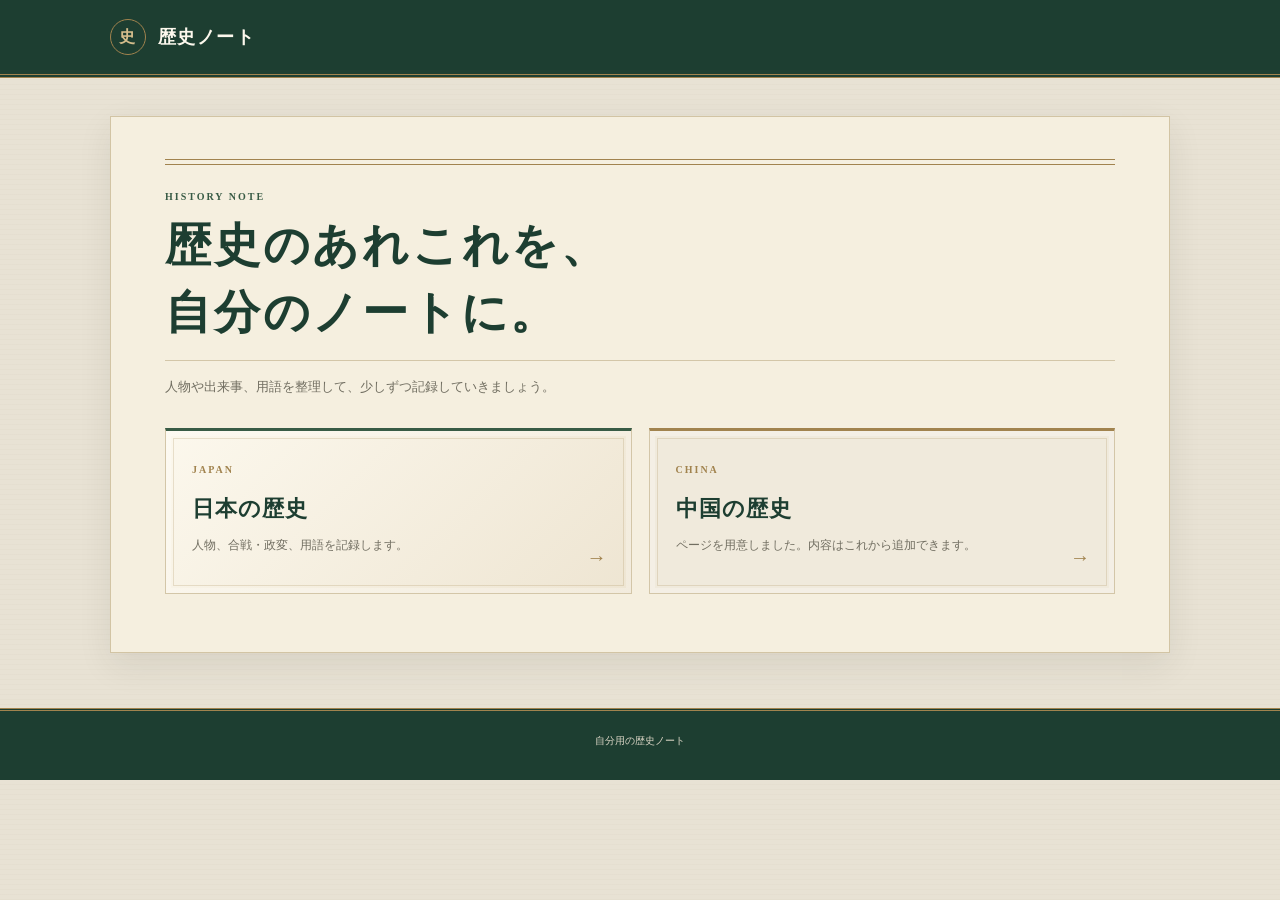
<file: index.html>
<!doctype html>
<html lang="ja">
<head>
  <meta charset="utf-8">
  <meta name="viewport" content="width=device-width, initial-scale=1">
  <meta name="description" content="日本と中国の歴史をまとめるための個人用ノート。">
  <title>歴史ノート</title>
  <link rel="stylesheet" href="history.css">
</head>
<body>
  <header class="site-header">
    <a class="brand" href="index.html">歴史ノート</a>
  </header>
  <main class="page-wrap">
    <p class="eyebrow">HISTORY NOTE</p>
    <h1>歴史のあれこれを、<br>自分のノートに。</h1>
    <p class="lead">人物や出来事、用語を整理して、少しずつ記録していきましょう。</p>
    <div class="history-cards">
      <a class="history-card" href="japan/index.html">
        <span class="card-kicker">JAPAN</span>
        <h2>日本の歴史</h2>
        <p>人物、合戦・政変、用語を記録します。</p>
        <span class="card-arrow" aria-hidden="true">→</span>
      </a>
      <a class="history-card history-card-muted" href="china/index.html">
        <span class="card-kicker">CHINA</span>
        <h2>中国の歴史</h2>
        <p>ページを用意しました。内容はこれから追加できます。</p>
        <span class="card-arrow" aria-hidden="true">→</span>
      </a>
    </div>
  </main>
  <footer class="site-footer">自分用の歴史ノート</footer>
</body>
</html>
</file>
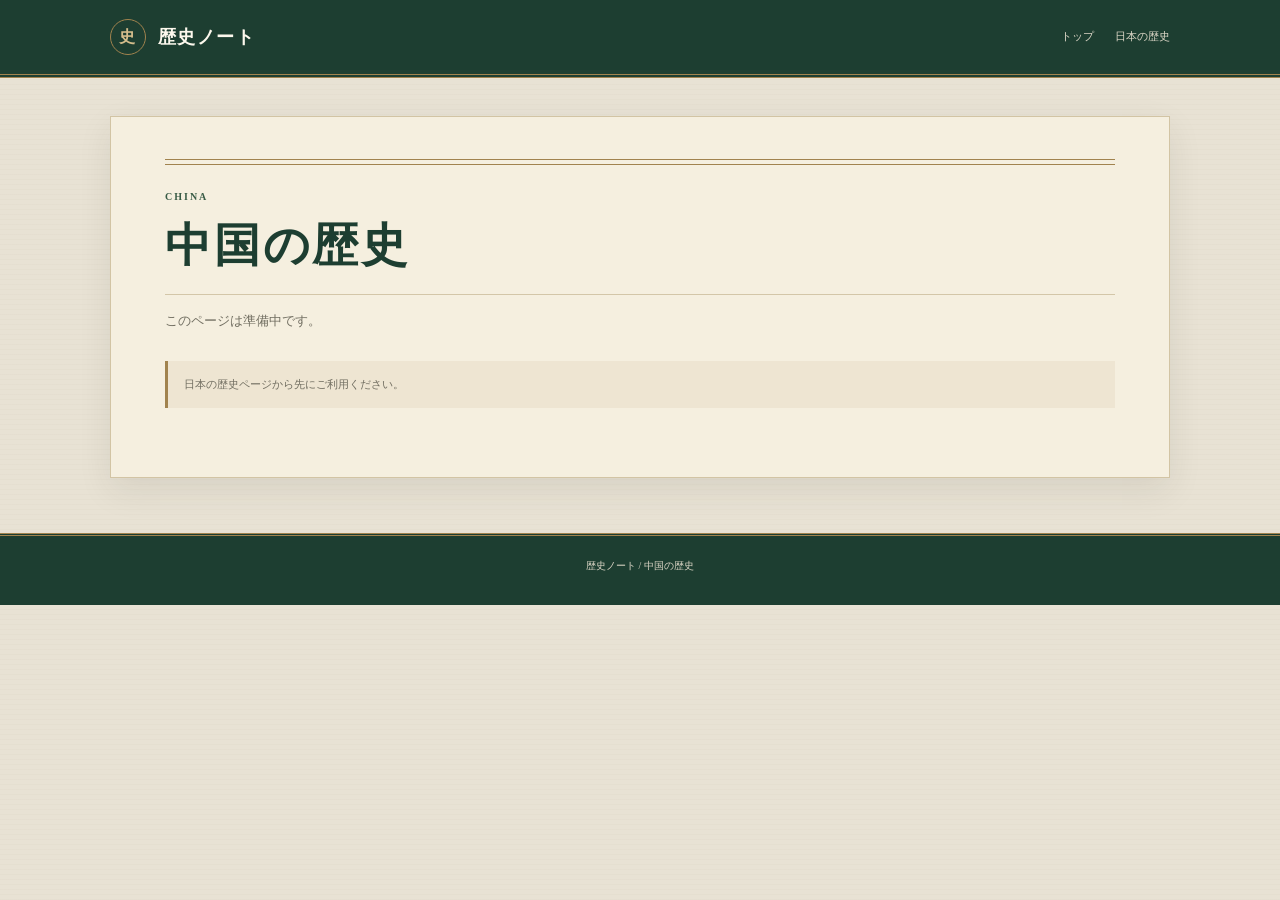
<file: china/index.html>
<!doctype html>
<html lang="ja">
<head>
  <meta charset="utf-8">
  <meta name="viewport" content="width=device-width, initial-scale=1">
  <title>中国の歴史 | 歴史ノート</title>
  <link rel="stylesheet" href="../history.css">
</head>
<body>
  <header class="site-header">
    <a class="brand" href="../index.html">歴史ノート</a>
    <nav class="site-nav" aria-label="ページ">
      <a href="../index.html">トップ</a>
      <a href="../japan/index.html">日本の歴史</a>
    </nav>
  </header>
  <main class="page-wrap">
    <p class="eyebrow">CHINA</p>
    <h1>中国の歴史</h1>
    <p class="lead">このページは準備中です。</p>
    <p class="notice">日本の歴史ページから先にご利用ください。</p>
  </main>
  <footer class="site-footer">歴史ノート / 中国の歴史</footer>
</body>
</html>
</file>
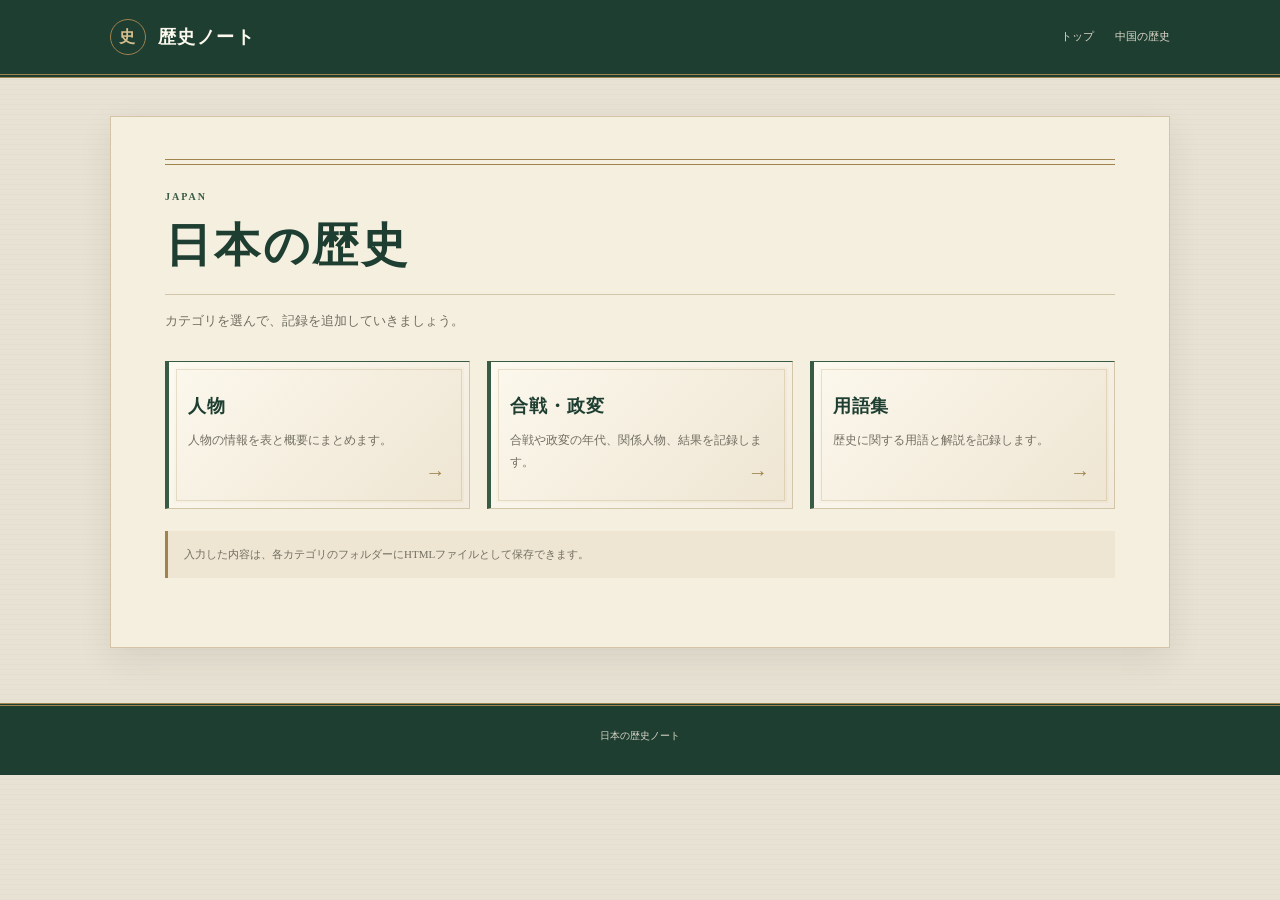
<file: japan/index.html>
<!doctype html>
<html lang="ja">
<head>
  <meta charset="utf-8">
  <meta name="viewport" content="width=device-width, initial-scale=1">
  <title>日本の歴史 | 歴史ノート</title>
  <link rel="stylesheet" href="../history.css">
</head>
<body>
  <header class="site-header">
    <a class="brand" href="../index.html">歴史ノート</a>
    <nav class="site-nav" aria-label="ページ">
      <a href="../index.html">トップ</a>
      <a href="../china/index.html">中国の歴史</a>
    </nav>
  </header>
  <main class="page-wrap">
    <p class="eyebrow">JAPAN</p>
    <h1>日本の歴史</h1>
    <p class="lead">カテゴリを選んで、記録を追加していきましょう。</p>
    <div class="category-grid">
      <a class="category-card" href="person/index.html">
        <h2>人物</h2>
        <p>人物の情報を表と概要にまとめます。</p>
        <span class="card-arrow" aria-hidden="true">→</span>
      </a>
      <a class="category-card" href="war/index.html">
        <h2>合戦・政変</h2>
        <p>合戦や政変の年代、関係人物、結果を記録します。</p>
        <span class="card-arrow" aria-hidden="true">→</span>
      </a>
      <a class="category-card" href="other/index.html">
        <h2>用語集</h2>
        <p>歴史に関する用語と解説を記録します。</p>
        <span class="card-arrow" aria-hidden="true">→</span>
      </a>
    </div>
    <p class="notice">入力した内容は、各カテゴリのフォルダーにHTMLファイルとして保存できます。</p>
  </main>
  <footer class="site-footer">日本の歴史ノート</footer>
</body>
</html>
</file>
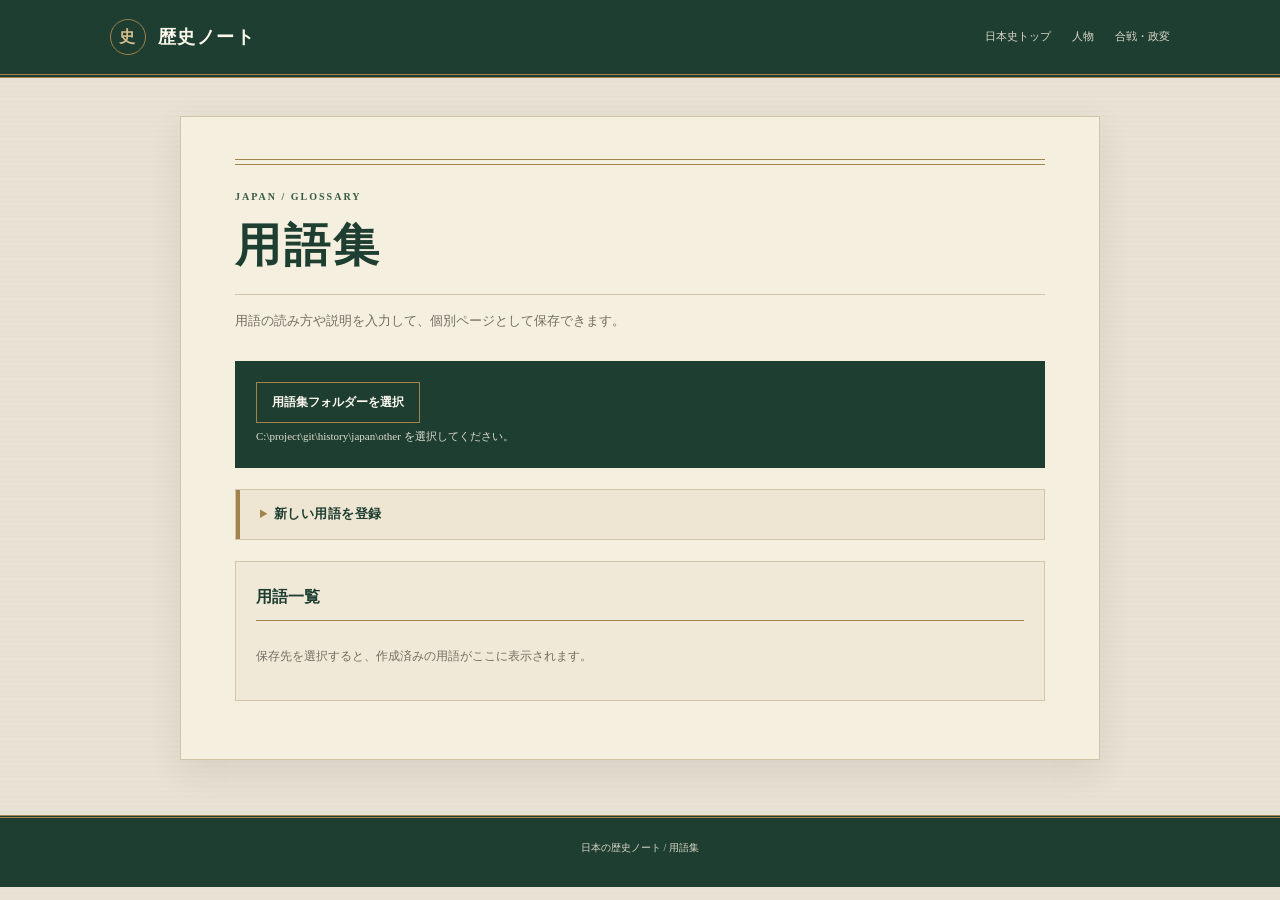
<file: japan/other/index.html>
<!doctype html>
<html lang="ja">
<head>
  <meta charset="utf-8">
  <meta name="viewport" content="width=device-width, initial-scale=1">
  <title>用語集 | 日本の歴史ノート</title>
  <link rel="stylesheet" href="../../history.css">
  <script src="../../history.js" defer></script>
</head>
<body data-history-category="glossary">
  <header class="site-header">
    <a class="brand" href="../../index.html">歴史ノート</a>
    <nav class="site-nav" aria-label="ページ">
      <a href="../index.html">日本史トップ</a>
      <a href="../person/index.html">人物</a>
      <a href="../war/index.html">合戦・政変</a>
    </nav>
  </header>
  <main class="page-wrap page-wrap-narrow">
    <p class="eyebrow">JAPAN / GLOSSARY</p>
    <h1>用語集</h1>
    <p class="lead">用語の読み方や説明を入力して、個別ページとして保存できます。</p>

    <section class="storage-panel" aria-label="保存先">
      <div>
        <button type="button" class="primary-button" id="choose-history-folder">用語集フォルダーを選択</button>
        <p class="storage-status" id="storage-status" role="status" aria-live="polite">C:\project\git\history\japan\other を選択してください。</p>
      </div>
    </section>

    <details class="entry-disclosure">
      <summary>新しい用語を登録</summary>
      <form class="entry-form" id="history-entry-form">
      <fieldset>
        <legend>用語情報</legend>
        <div class="table-scroll">
          <table class="entry-table">
            <tbody>
              <tr><th><label for="field-term">用語</label></th><td><input id="field-term" data-field="term" required></td></tr>
              <tr><th><label for="field-reading">読み</label></th><td><input id="field-reading" data-field="reading"></td></tr>
              <tr><th><label for="field-related">関連人物・出来事</label></th><td><input id="field-related" data-field="related"></td></tr>
            </tbody>
          </table>
        </div>
      </fieldset>
      <div class="form-field">
        <label for="record-one-line">一言</label>
        <textarea id="record-one-line" data-one-line rows="2"></textarea>
      </div>
      <div class="form-field form-field-overview">
        <label for="record-overview">概要</label>
        <textarea id="record-overview" data-overview></textarea>
        <p class="form-help">章タイトルにする行は、先頭に &lt;h&gt; を付けてください。</p>
      </div>
      <div class="form-field">
        <label for="record-source">出典</label>
        <textarea id="record-source" data-source></textarea>
      </div>
      <div class="file-name-row">
        <div class="form-field">
          <label for="record-filename">HTML名</label>
          <input id="record-filename" data-filename required placeholder="bakuhan">
          <p class="form-help">拡張子 .html は自動で付きます。日本語、英数字、_、- が使えます。</p>
        </div>
        <div class="form-actions"><button type="submit" class="primary-button" id="submit-record">用語ページを作成</button></div>
      </div>
      </form>
    </details>

    <section class="record-panel" aria-labelledby="records-title">
      <h2 id="records-title">用語一覧</h2>
      <div class="record-groups" id="record-list"></div>
      <p class="empty-records" id="empty-records">保存先を選択すると、作成済みの用語がここに表示されます。</p>
    </section>
  </main>
  <footer class="site-footer">日本の歴史ノート / 用語集</footer>
</body>
</html>
</file>
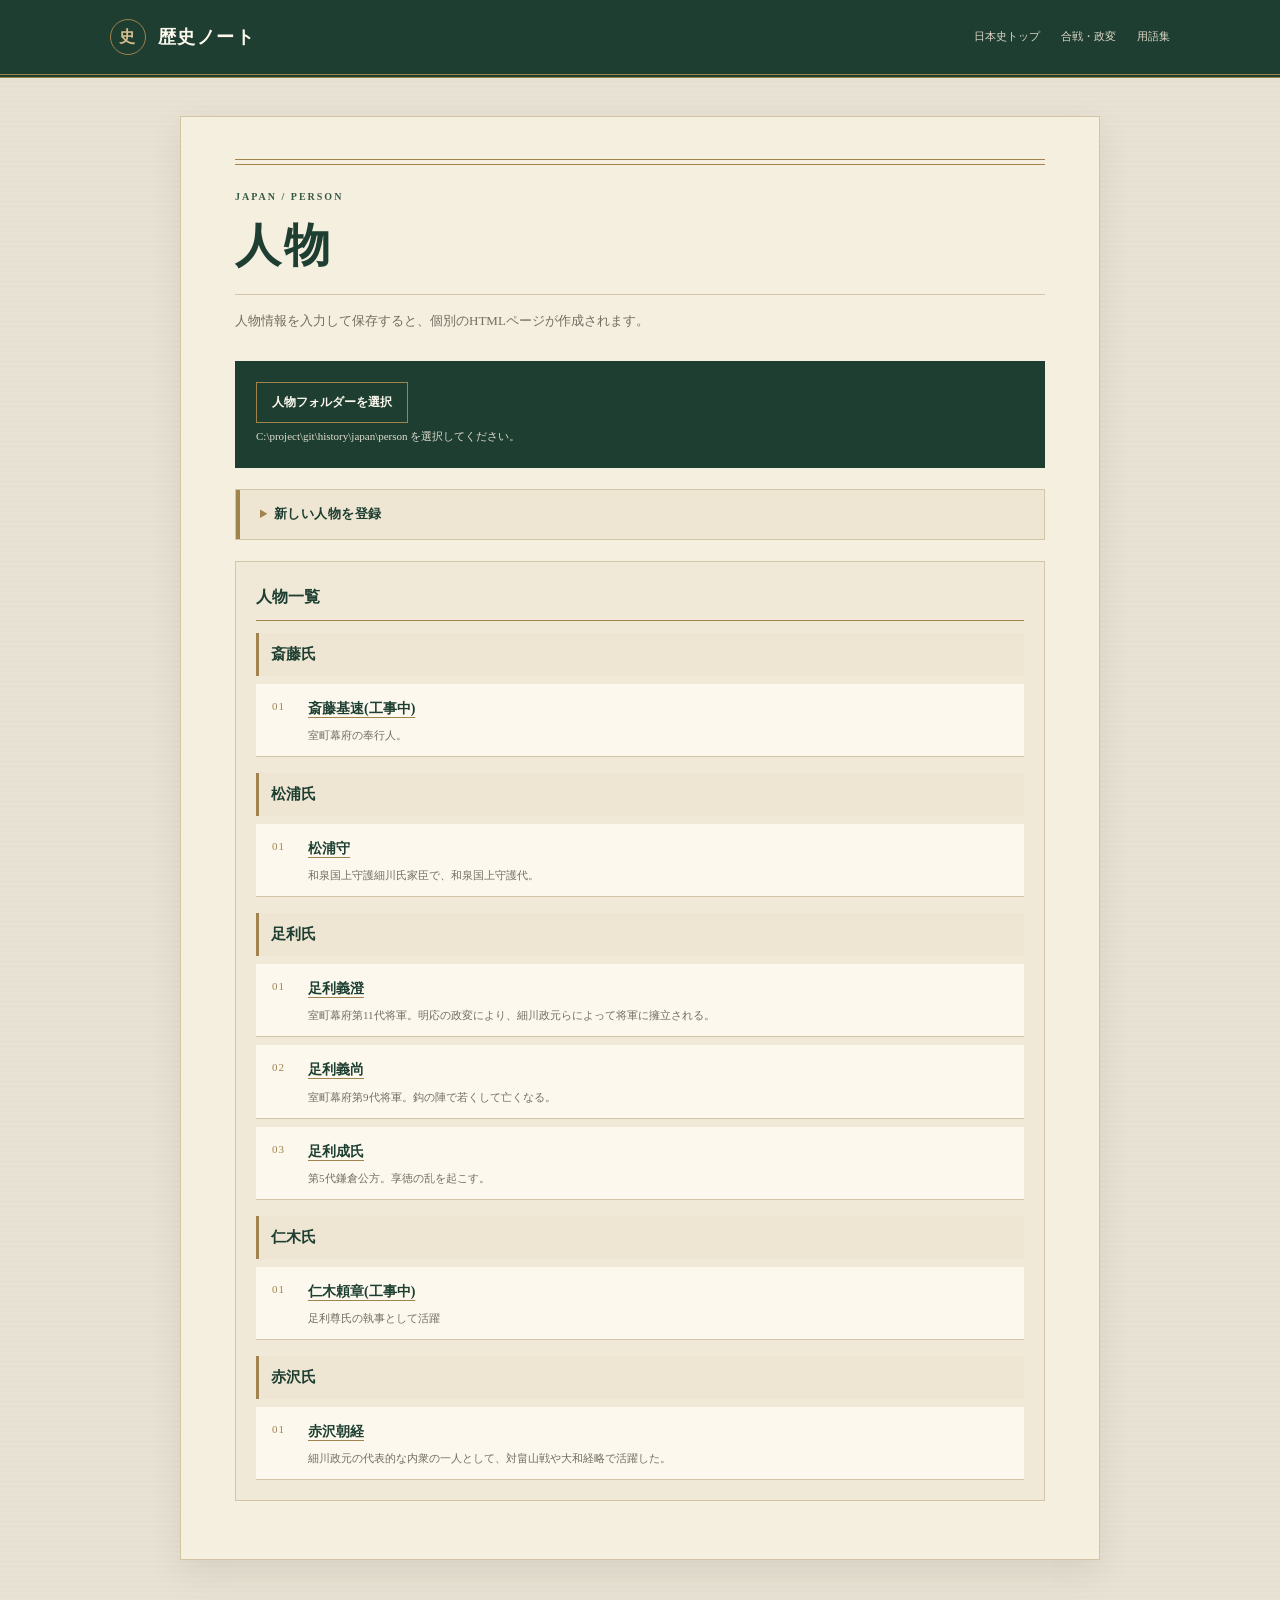
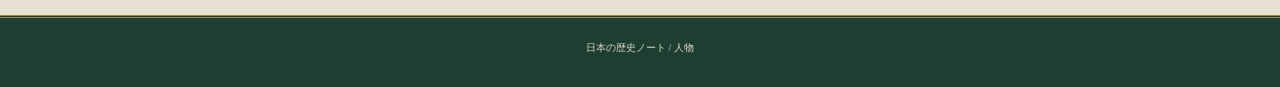
<file: japan/person/index.html>
<!doctype html>
<html lang="ja">
<head>
  <meta charset="utf-8">
  <meta name="viewport" content="width=device-width, initial-scale=1">
  <title>人物 | 日本の歴史ノート</title>
  <link rel="stylesheet" href="../../history.css">
  <script src="../../history.js" defer></script>
</head>
<body data-history-category="person">
  <header class="site-header">
    <a class="brand" href="../../index.html">歴史ノート</a>
    <nav class="site-nav" aria-label="ページ">
      <a href="../index.html">日本史トップ</a>
      <a href="../war/index.html">合戦・政変</a>
      <a href="../other/index.html">用語集</a>
    </nav>
  </header>
  <main class="page-wrap page-wrap-narrow">
    <p class="eyebrow">JAPAN / PERSON</p>
    <h1>人物</h1>
    <p class="lead">人物情報を入力して保存すると、個別のHTMLページが作成されます。</p>

    <section class="storage-panel" aria-label="保存先">
      <div>
        <button type="button" class="primary-button" id="choose-history-folder">人物フォルダーを選択</button>
        <p class="storage-status" id="storage-status" role="status" aria-live="polite">C:\project\git\history\japan\person を選択してください。</p>
      </div>
    </section>

    <details class="entry-disclosure">
      <summary>新しい人物を登録</summary>
      <form class="entry-form" id="history-entry-form">
      <fieldset>
        <legend>人物情報</legend>
        <div class="table-scroll">
          <table class="entry-table">
            <tbody>
              <tr><th><label for="field-name">名前</label></th><td><input id="field-name" data-field="name" required></td></tr>
              <tr><th><label for="field-clan">氏</label></th><td><input id="field-clan" data-field="clan"></td></tr>
              <tr><th><label for="field-aliases">幼名／別名</label></th><td><input id="field-aliases" data-field="aliases"></td></tr>
              <tr><th><label for="field-life">生没年</label></th><td><input id="field-life" data-field="life"></td></tr>
              <tr><th><label for="field-father">父</label></th><td><input id="field-father" data-field="father"></td></tr>
              <tr><th><label for="field-mother">母</label></th><td><input id="field-mother" data-field="mother"></td></tr>
              <tr><th><label for="field-siblings">兄弟</label></th><td><input id="field-siblings" data-field="siblings"></td></tr>
              <tr><th><label for="field-wife">妻</label></th><td><input id="field-wife" data-field="wife"></td></tr>
              <tr><th><label for="field-children">子</label></th><td><input id="field-children" data-field="children"></td></tr>
            </tbody>
          </table>
        </div>
      </fieldset>
      <div class="form-field">
        <label for="record-one-line">一言</label>
        <textarea id="record-one-line" data-one-line rows="2"></textarea>
      </div>
      <div class="form-field form-field-overview">
        <label for="record-overview">概要</label>
        <textarea id="record-overview" data-overview></textarea>
        <p class="form-help">章タイトルにする行は、先頭に &lt;h&gt; を付けてください。</p>
      </div>
      <div class="form-field">
        <label for="record-source">出典</label>
        <textarea id="record-source" data-source></textarea>
      </div>
      <div class="file-name-row">
        <div class="form-field">
          <label for="record-filename">HTML名</label>
          <input id="record-filename" data-filename required placeholder="oda_nobunaga">
          <p class="form-help">拡張子 .html は自動で付きます。日本語、英数字、_、- が使えます。</p>
        </div>
        <div class="form-actions"><button type="submit" class="primary-button" id="submit-record">人物ページを作成</button></div>
      </div>
      </form>
    </details>

    <section class="record-panel" aria-labelledby="records-title">
      <h2 id="records-title">人物一覧</h2>
      <div class="record-groups" id="record-list"></div>
      <p class="empty-records" id="empty-records">一覧を読み込んでいます。</p>
    </section>
  </main>
  <footer class="site-footer">日本の歴史ノート / 人物</footer>
</body>
</html>
</file>
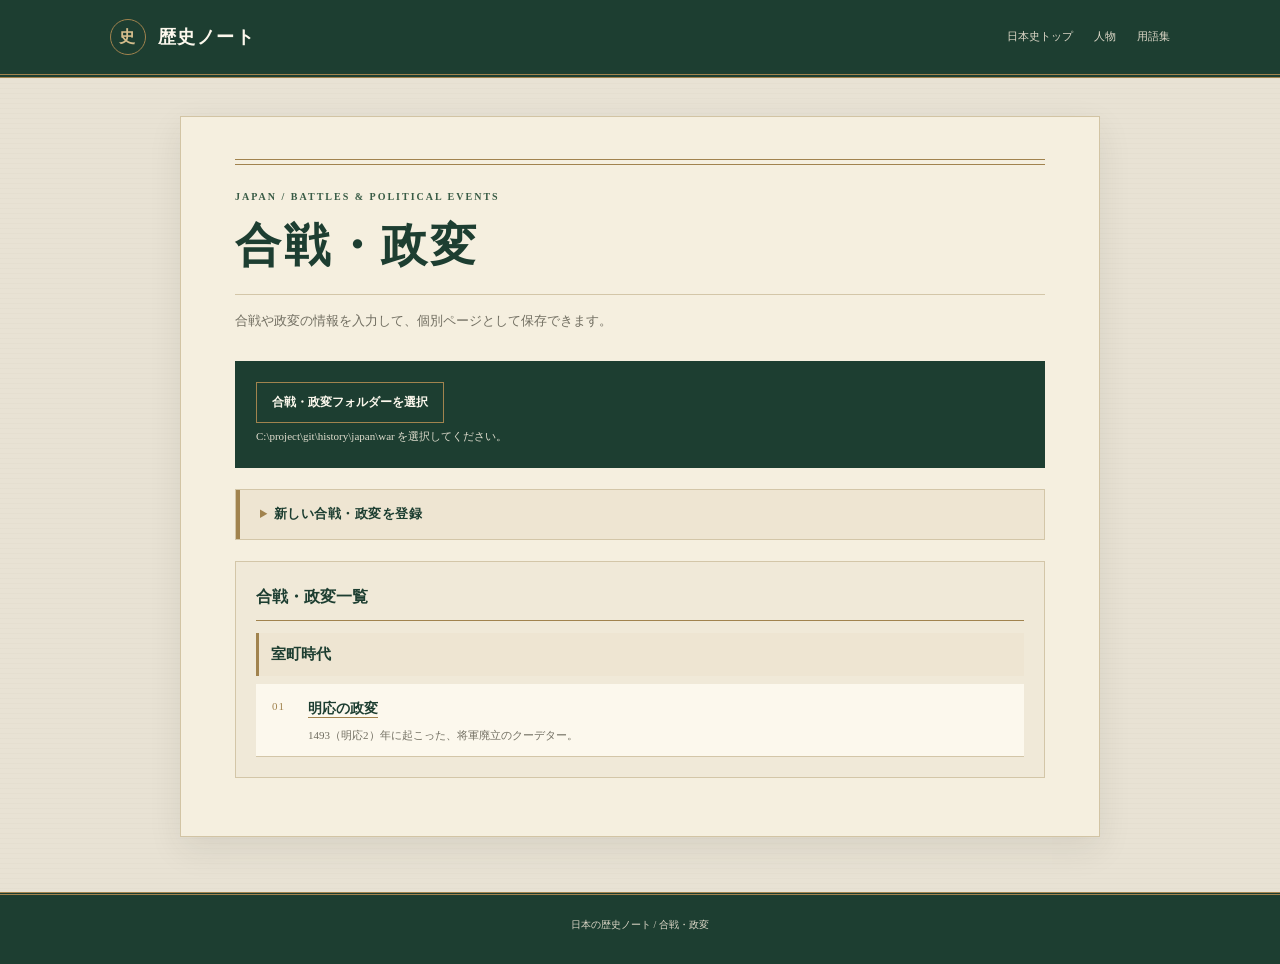
<file: japan/war/index.html>
<!doctype html>
<html lang="ja">
<head>
  <meta charset="utf-8">
  <meta name="viewport" content="width=device-width, initial-scale=1">
  <title>合戦・政変 | 日本の歴史ノート</title>
  <link rel="stylesheet" href="../../history.css">
  <script src="../../history.js" defer></script>
</head>
<body data-history-category="war">
  <header class="site-header">
    <a class="brand" href="../../index.html">歴史ノート</a>
    <nav class="site-nav" aria-label="ページ">
      <a href="../index.html">日本史トップ</a>
      <a href="../person/index.html">人物</a>
      <a href="../other/index.html">用語集</a>
    </nav>
  </header>
  <main class="page-wrap page-wrap-narrow">
    <p class="eyebrow">JAPAN / BATTLES & POLITICAL EVENTS</p>
    <h1>合戦・政変</h1>
    <p class="lead">合戦や政変の情報を入力して、個別ページとして保存できます。</p>

    <section class="storage-panel" aria-label="保存先">
      <div>
        <button type="button" class="primary-button" id="choose-history-folder">合戦・政変フォルダーを選択</button>
        <p class="storage-status" id="storage-status" role="status" aria-live="polite">C:\project\git\history\japan\war を選択してください。</p>
      </div>
    </section>

    <details class="entry-disclosure">
      <summary>新しい合戦・政変を登録</summary>
      <form class="entry-form" id="history-entry-form">
      <fieldset>
        <legend>合戦・政変情報</legend>
        <div class="table-scroll">
          <table class="entry-table">
            <tbody>
              <tr><th><label for="field-name">名称</label></th><td><input id="field-name" data-field="name" required></td></tr>
              <tr><th><label for="field-era">時代</label></th><td><input id="field-era" data-field="era"></td></tr>
              <tr><th><label for="field-period">年代</label></th><td><input id="field-period" data-field="period"></td></tr>
              <tr><th><label for="field-place">場所</label></th><td><input id="field-place" data-field="place"></td></tr>
              <tr><th><label for="field-related">関係人物・勢力</label></th><td><input id="field-related" data-field="related"></td></tr>
              <tr><th><label for="field-result">結果</label></th><td><input id="field-result" data-field="result"></td></tr>
            </tbody>
          </table>
        </div>
      </fieldset>
      <div class="form-field">
        <label for="record-one-line">一言</label>
        <textarea id="record-one-line" data-one-line rows="2"></textarea>
      </div>
      <div class="form-field form-field-overview">
        <label for="record-overview">概要</label>
        <textarea id="record-overview" data-overview></textarea>
        <p class="form-help">章タイトルにする行は、先頭に &lt;h&gt; を付けてください。</p>
      </div>
      <div class="form-field">
        <label for="record-source">出典</label>
        <textarea id="record-source" data-source></textarea>
      </div>
      <div class="file-name-row">
        <div class="form-field">
          <label for="record-filename">HTML名</label>
          <input id="record-filename" data-filename required placeholder="sekigahara">
          <p class="form-help">拡張子 .html は自動で付きます。日本語、英数字、_、- が使えます。</p>
        </div>
        <div class="form-actions"><button type="submit" class="primary-button" id="submit-record">ページを作成</button></div>
      </div>
      </form>
    </details>

    <section class="record-panel" aria-labelledby="records-title">
      <h2 id="records-title">合戦・政変一覧</h2>
      <div class="record-groups" id="record-list"></div>
      <p class="empty-records" id="empty-records">一覧を読み込んでいます。</p>
    </section>
  </main>
  <footer class="site-footer">日本の歴史ノート / 合戦・政変</footer>
</body>
</html>
</file>
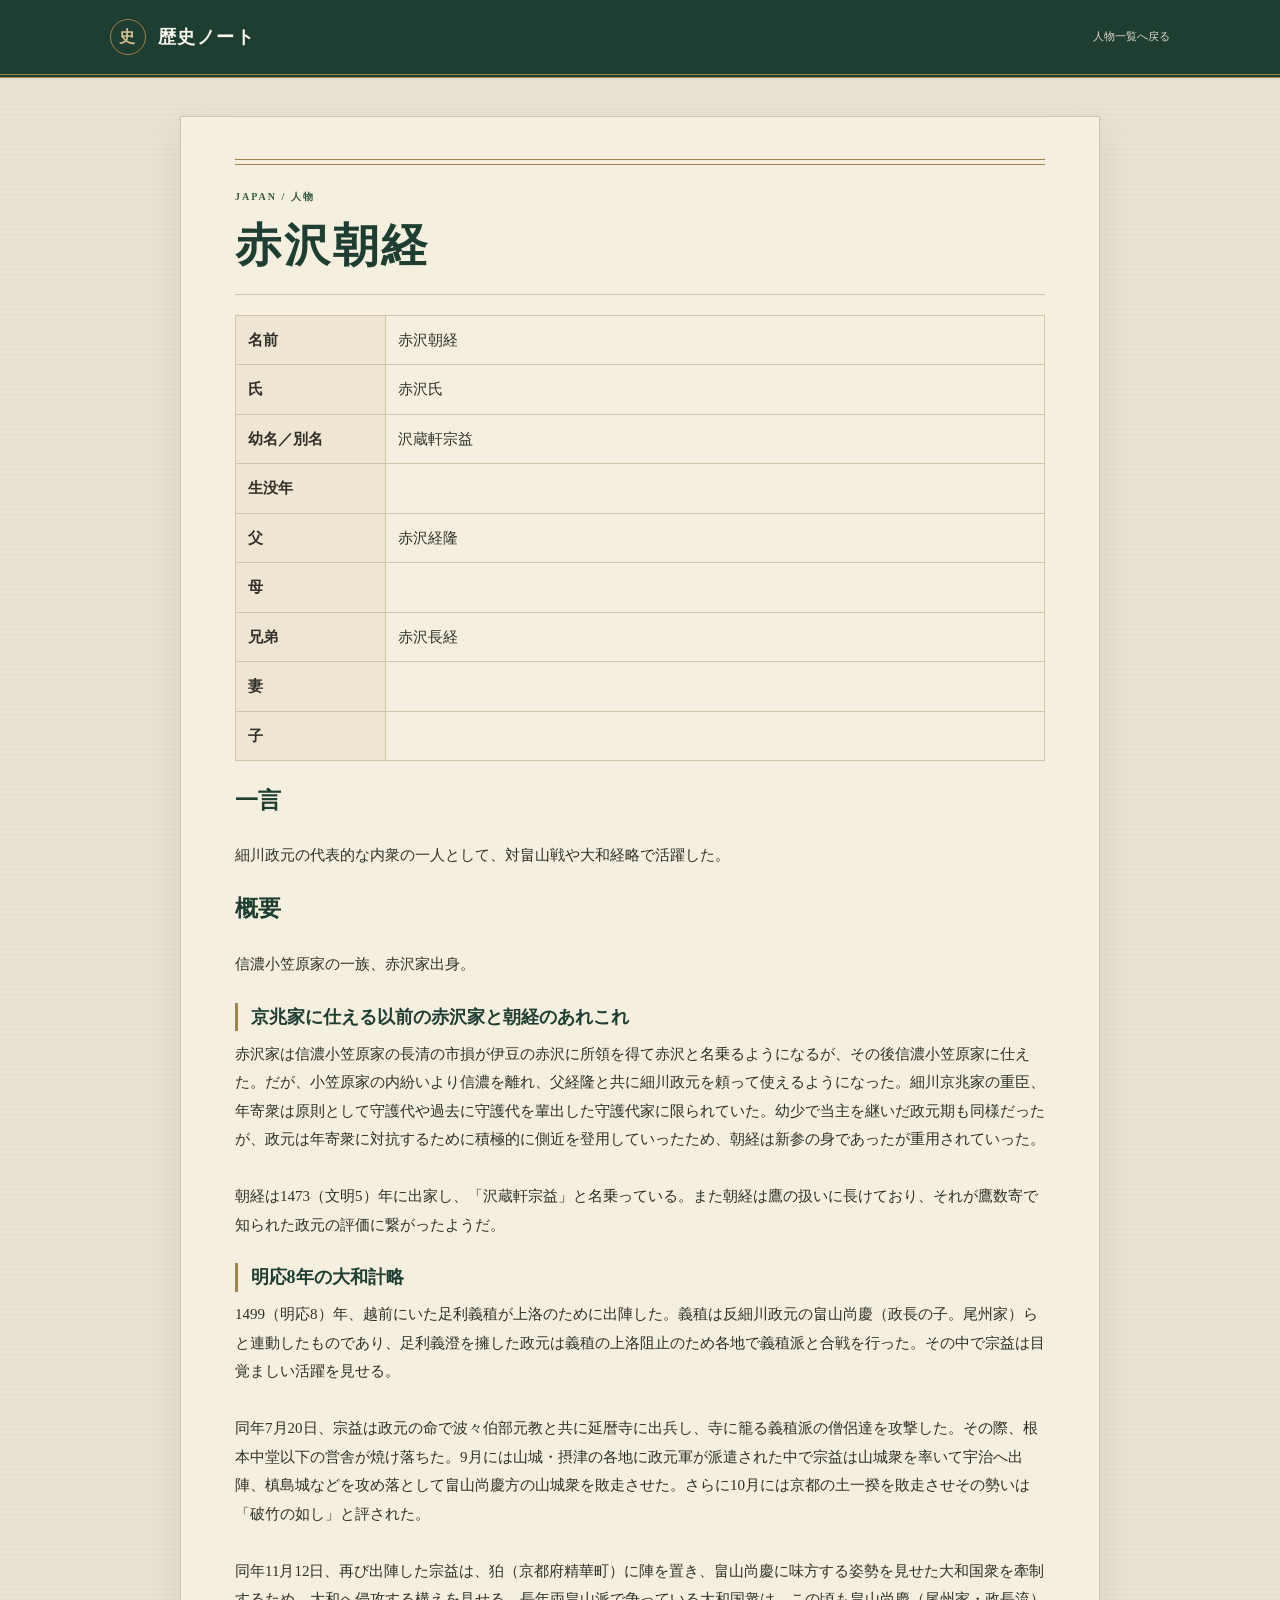
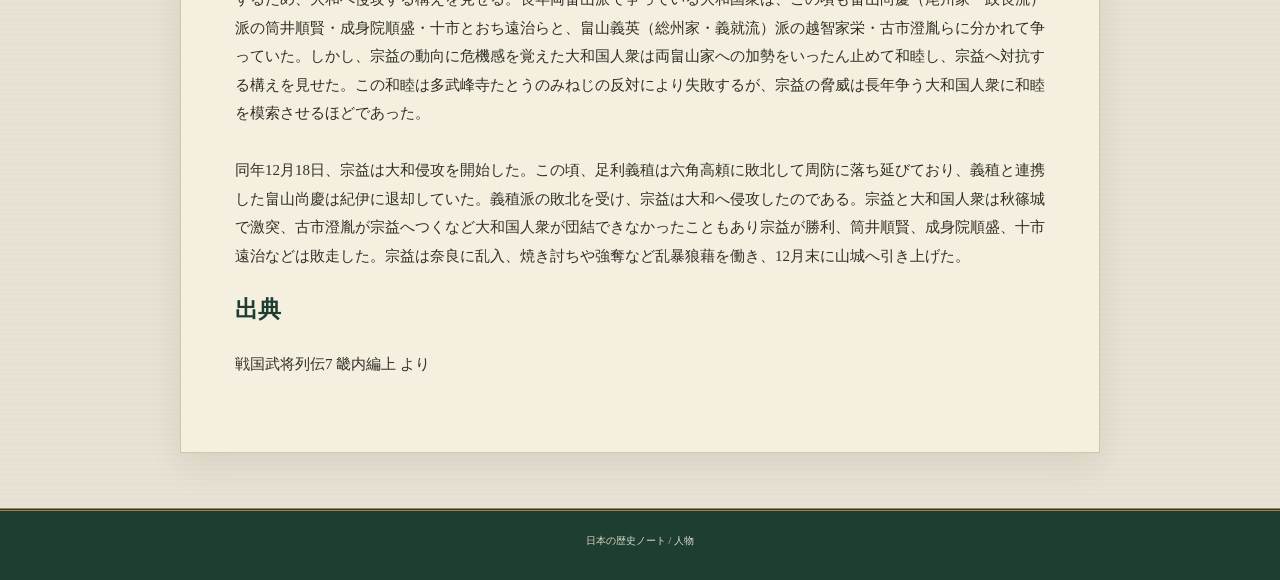
<file: japan/person/agazawa_tomotsune.html>
<!doctype html>
<html lang="ja">
<head>
  <meta charset="utf-8">
  <meta name="viewport" content="width=device-width, initial-scale=1">
  <title>赤沢朝経 | 人物</title>
  <link rel="stylesheet" href="../../history.css">
</head>
<body>
  <header class="site-header">
    <a class="brand" href="index.html">歴史ノート</a>
    <nav class="site-nav" aria-label="ページ">
      <a href="index.html">人物一覧へ戻る</a>
    </nav>
  </header>
  <main class="page-wrap page-wrap-narrow">
    <p class="eyebrow">JAPAN / 人物</p>
    <h1>赤沢朝経</h1>
    <table class="entry-page-table"><tbody>
    <tr><th>名前</th><td>赤沢朝経</td></tr>
  
    <tr><th>氏</th><td>赤沢氏</td></tr>
  
    <tr><th>幼名／別名</th><td>沢蔵軒宗益</td></tr>
  
    <tr><th>生没年</th><td></td></tr>
  
    <tr><th>父</th><td>赤沢経隆</td></tr>
  
    <tr><th>母</th><td></td></tr>
  
    <tr><th>兄弟</th><td>赤沢長経</td></tr>
  
    <tr><th>妻</th><td></td></tr>
  
    <tr><th>子</th><td></td></tr>
  </tbody></table>
    <section>
      <h2>一言</h2>
      <p class="entry-copy">細川政元の代表的な内衆の一人として、対畠山戦や大和経略で活躍した。</p>
    </section>
    <section>
      <h2>概要</h2>
      <div class="entry-overview"><p class="entry-copy">信濃小笠原家の一族、赤沢家出身。</p>
<h3 class="overview-heading">京兆家に仕える以前の赤沢家と朝経のあれこれ</h3>
<p class="entry-copy">赤沢家は信濃小笠原家の長清の市損が伊豆の赤沢に所領を得て赤沢と名乗るようになるが、その後信濃小笠原家に仕えた。だが、小笠原家の内紛いより信濃を離れ、父経隆と共に細川政元を頼って使えるようになった。細川京兆家の重臣、年寄衆は原則として守護代や過去に守護代を輩出した守護代家に限られていた。幼少で当主を継いだ政元期も同様だったが、政元は年寄衆に対抗するために積極的に側近を登用していったため、朝経は新参の身であったが重用されていった。

朝経は1473（文明5）年に出家し、「沢蔵軒宗益」と名乗っている。また朝経は鷹の扱いに長けており、それが鷹数寄で知られた政元の評価に繋がったようだ。
</p>
<h3 class="overview-heading">明応8年の大和計略</h3>
<p class="entry-copy">1499（明応8）年、越前にいた足利義稙が上洛のために出陣した。義稙は反細川政元の畠山尚慶（政長の子。尾州家）らと連動したものであり、足利義澄を擁した政元は義稙の上洛阻止のため各地で義稙派と合戦を行った。その中で宗益は目覚ましい活躍を見せる。

同年7月20日、宗益は政元の命で波々伯部元教と共に延暦寺に出兵し、寺に籠る義稙派の僧侶達を攻撃した。その際、根本中堂以下の営舎が焼け落ちた。9月には山城・摂津の各地に政元軍が派遣された中で宗益は山城衆を率いて宇治へ出陣、槙島城などを攻め落として畠山尚慶方の山城衆を敗走させた。さらに10月には京都の土一揆を敗走させその勢いは「破竹の如し」と評された。

同年11月12日、再び出陣した宗益は、狛（京都府精華町）に陣を置き、畠山尚慶に味方する姿勢を見せた大和国衆を牽制するため、大和へ侵攻する構えを見せる。長年両畠山派で争っている大和国衆は、この頃も畠山尚慶（尾州家・政長流）派の筒井順賢・成身院順盛・十市とおち遠治らと、畠山義英（総州家・義就流）派の越智家栄・古市澄胤らに分かれて争っていた。しかし、宗益の動向に危機感を覚えた大和国人衆は両畠山家への加勢をいったん止めて和睦し、宗益へ対抗する構えを見せた。この和睦は多武峰寺たとうのみねじの反対により失敗するが、宗益の脅威は長年争う大和国人衆に和睦を模索させるほどであった。

同年12月18日、宗益は大和侵攻を開始した。この頃、足利義稙は六角高頼に敗北して周防に落ち延びており、義稙と連携した畠山尚慶は紀伊に退却していた。義稙派の敗北を受け、宗益は大和へ侵攻したのである。宗益と大和国人衆は秋篠城で激突、古市澄胤が宗益へつくなど大和国人衆が団結できなかったこともあり宗益が勝利、筒井順賢、成身院順盛、十市遠治などは敗走した。宗益は奈良に乱入、焼き討ちや強奪など乱暴狼藉を働き、12月末に山城へ引き上げた。</p></div>
    </section>
    <section>
      <h2>出典</h2>
      <p class="entry-copy">戦国武将列伝7 畿内編上 より</p>
    </section>
  </main>
  <footer class="site-footer">日本の歴史ノート / 人物</footer>
</body>
</html>
</file>
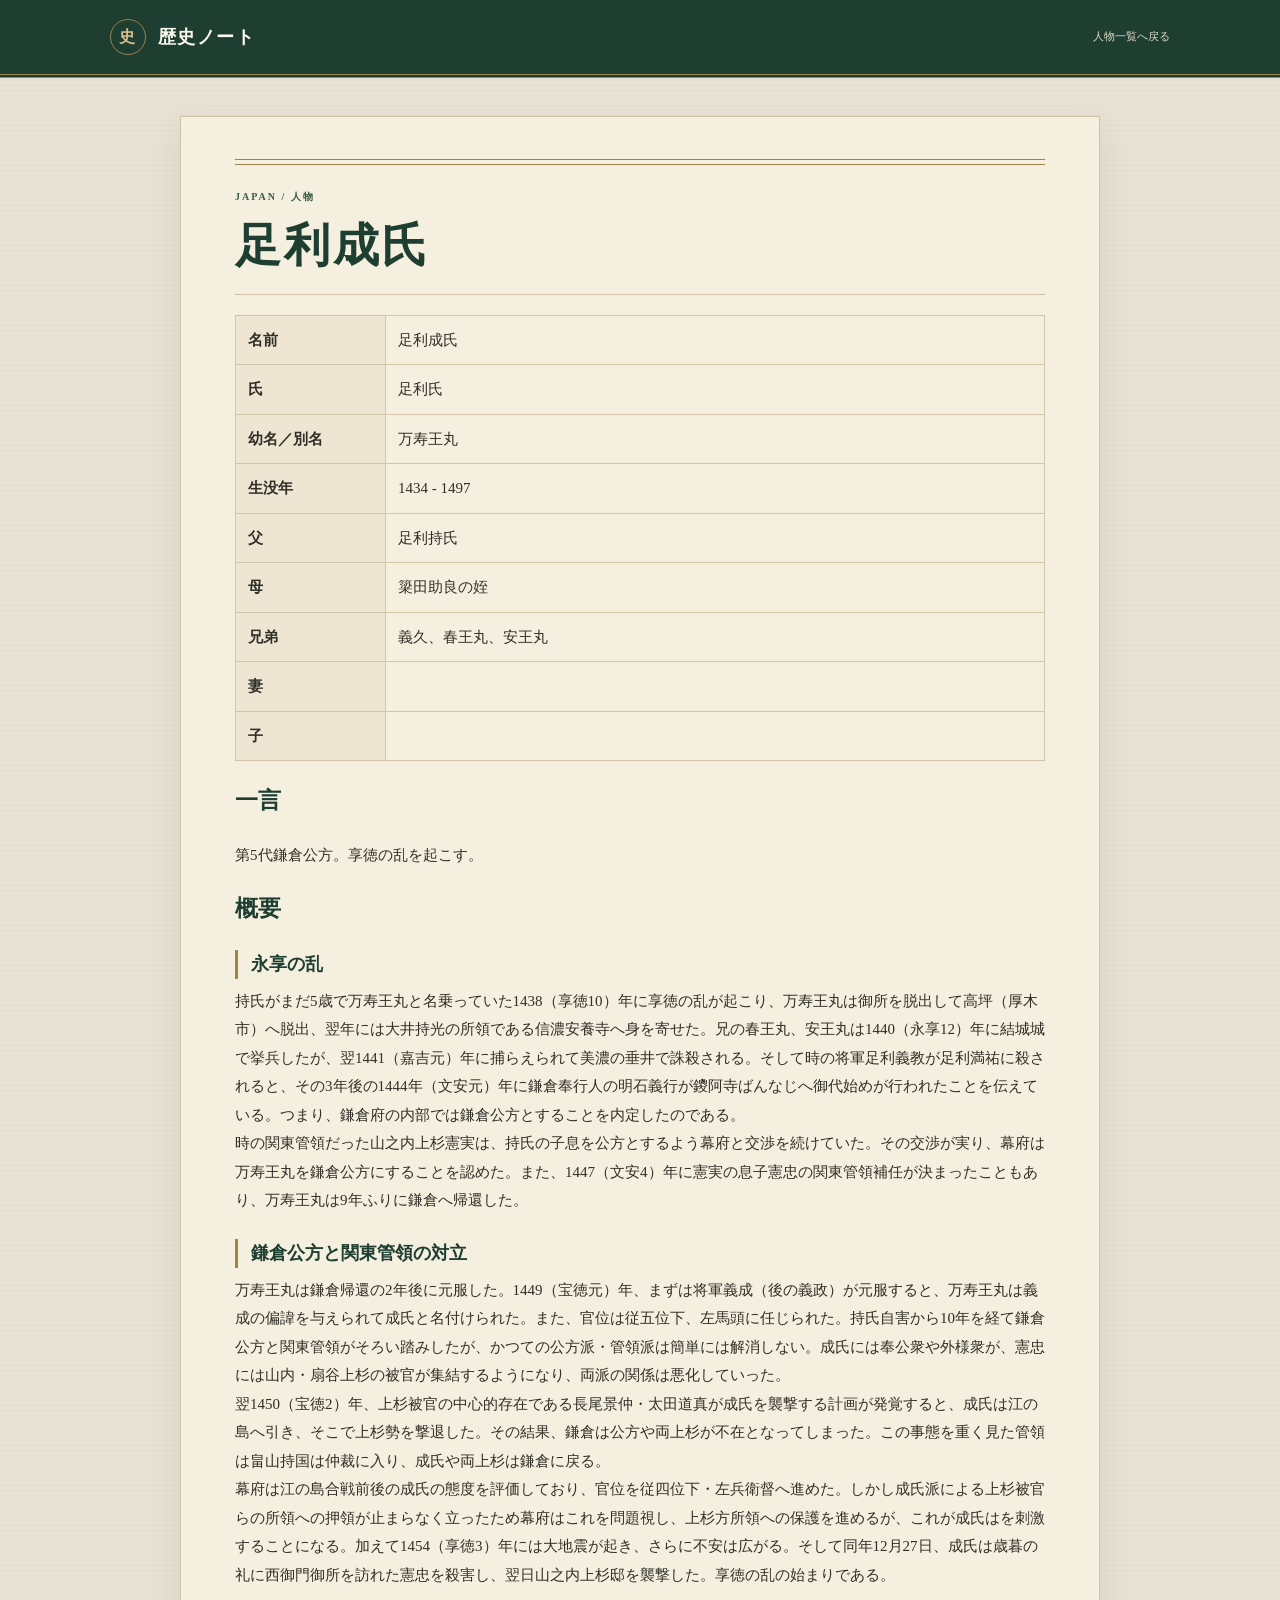
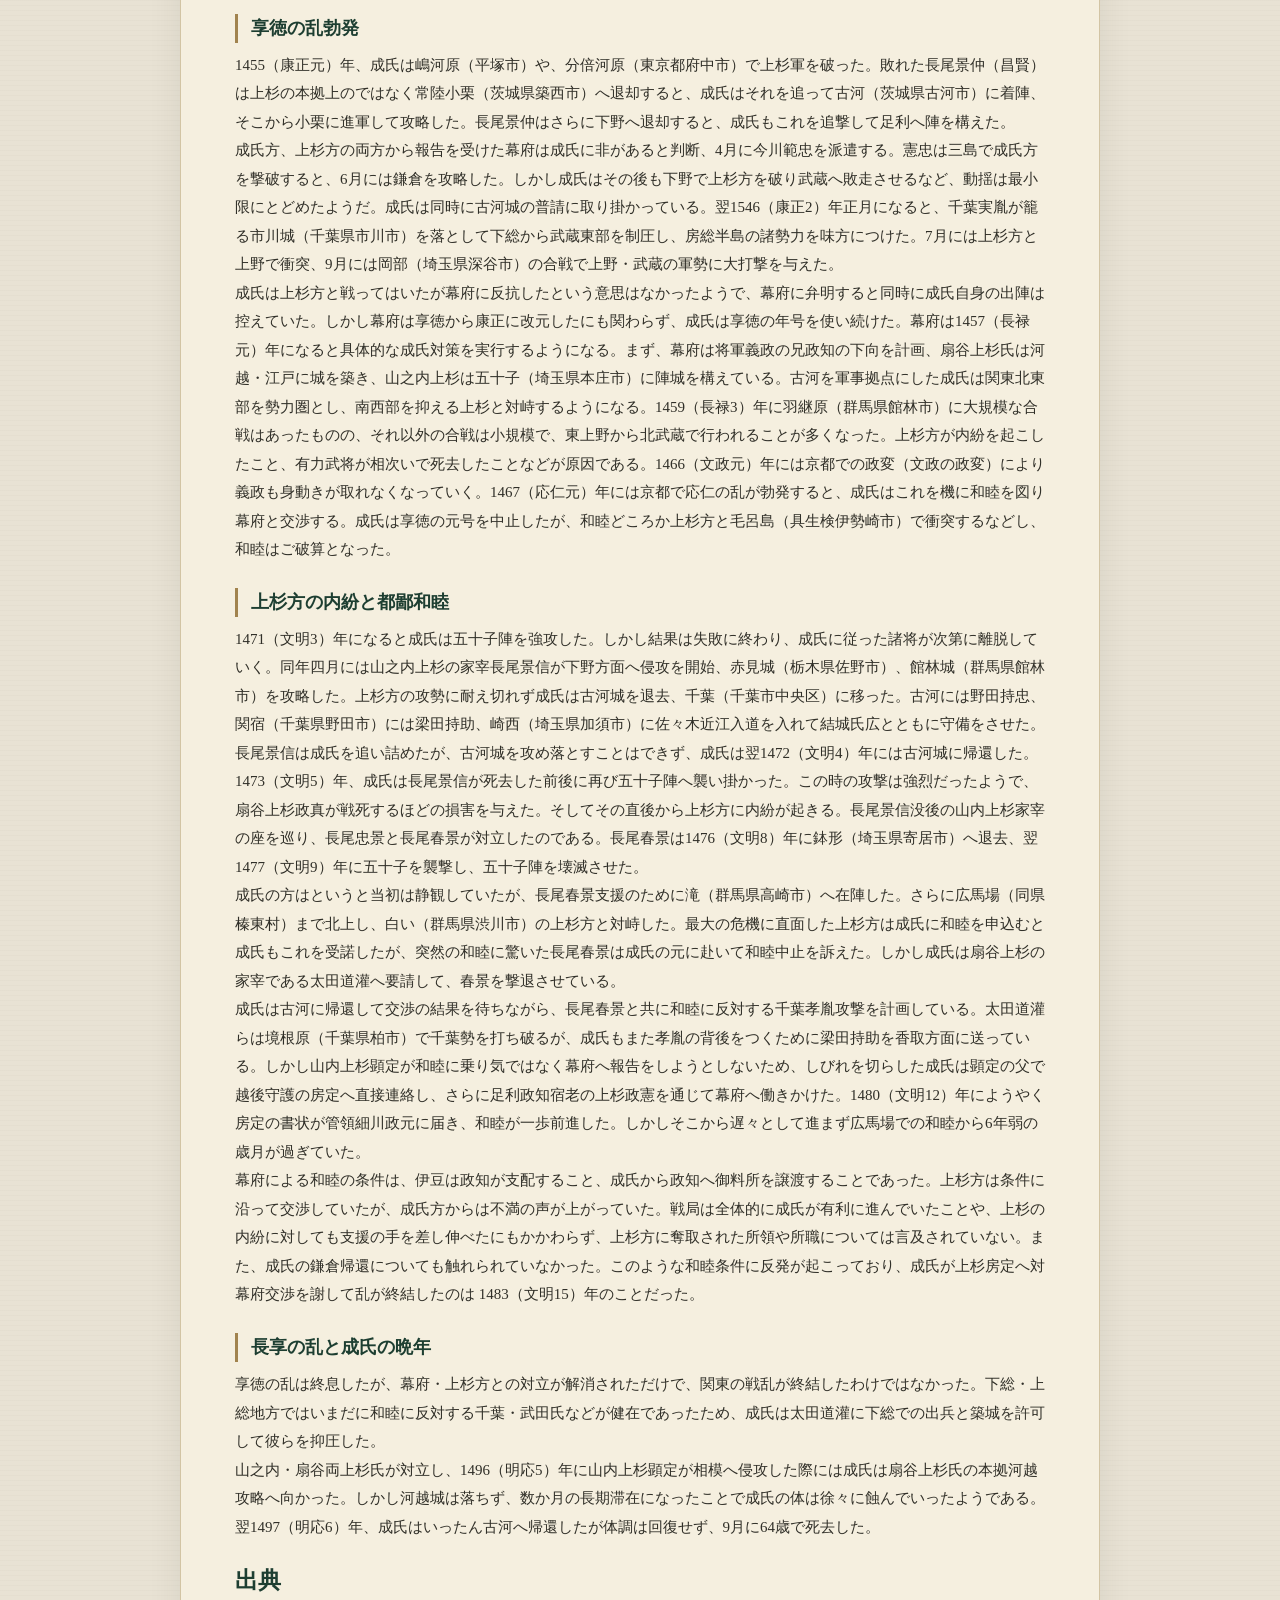
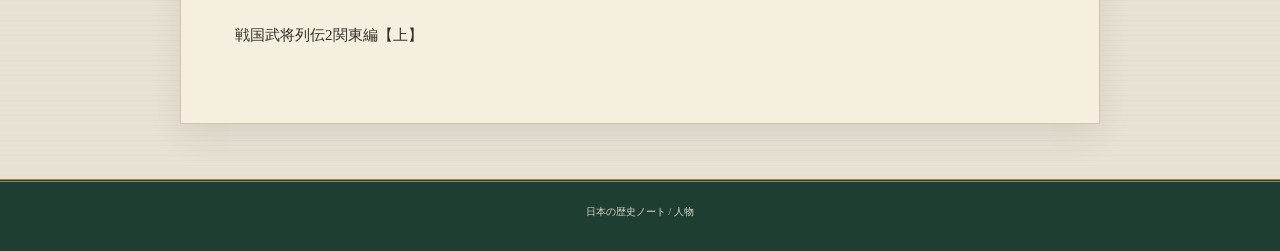
<file: japan/person/ashikaga_nariuji.html>
<!doctype html>
<html lang="ja">
<head>
  <meta charset="utf-8">
  <meta name="viewport" content="width=device-width, initial-scale=1">
  <title>足利成氏 | 人物</title>
  <link rel="stylesheet" href="../../history.css">
</head>
<body>
  <header class="site-header">
    <a class="brand" href="index.html">歴史ノート</a>
    <nav class="site-nav" aria-label="ページ">
      <a href="index.html">人物一覧へ戻る</a>
    </nav>
  </header>
  <main class="page-wrap page-wrap-narrow">
    <p class="eyebrow">JAPAN / 人物</p>
    <h1>足利成氏</h1>
    <table class="entry-page-table"><tbody>
    <tr><th>名前</th><td>足利成氏</td></tr>
  
    <tr><th>氏</th><td>足利氏</td></tr>
  
    <tr><th>幼名／別名</th><td>万寿王丸</td></tr>
  
    <tr><th>生没年</th><td>1434 - 1497</td></tr>
  
    <tr><th>父</th><td>足利持氏</td></tr>
  
    <tr><th>母</th><td>簗田助良の姪</td></tr>
  
    <tr><th>兄弟</th><td>義久、春王丸、安王丸</td></tr>
  
    <tr><th>妻</th><td></td></tr>
  
    <tr><th>子</th><td></td></tr>
  </tbody></table>
    <section>
      <h2>一言</h2>
      <p class="entry-copy">第5代鎌倉公方。享徳の乱を起こす。</p>
    </section>
    <section>
      <h2>概要</h2>
      <div class="entry-overview"><h3 class="overview-heading">永享の乱</h3>
<p class="entry-copy">持氏がまだ5歳で万寿王丸と名乗っていた1438（享徳10）年に享徳の乱が起こり、万寿王丸は御所を脱出して高坪（厚木市）へ脱出、翌年には大井持光の所領である信濃安養寺へ身を寄せた。兄の春王丸、安王丸は1440（永享12）年に結城城で挙兵したが、翌1441（嘉吉元）年に捕らえられて美濃の垂井で誅殺される。そして時の将軍足利義教が足利満祐に殺されると、その3年後の1444年（文安元）年に鎌倉奉行人の明石義行が鑁阿寺ばんなじへ御代始めが行われたことを伝えている。つまり、鎌倉府の内部では鎌倉公方とすることを内定したのである。
時の関東管領だった山之内上杉憲実は、持氏の子息を公方とするよう幕府と交渉を続けていた。その交渉が実り、幕府は万寿王丸を鎌倉公方にすることを認めた。また、1447（文安4）年に憲実の息子憲忠の関東管領補任が決まったこともあり、万寿王丸は9年ふりに鎌倉へ帰還した。
</p>
<h3 class="overview-heading">鎌倉公方と関東管領の対立</h3>
<p class="entry-copy">万寿王丸は鎌倉帰還の2年後に元服した。1449（宝徳元）年、まずは将軍義成（後の義政）が元服すると、万寿王丸は義成の偏諱を与えられて成氏と名付けられた。また、官位は従五位下、左馬頭に任じられた。持氏自害から10年を経て鎌倉公方と関東管領がそろい踏みしたが、かつての公方派・管領派は簡単には解消しない。成氏には奉公衆や外様衆が、憲忠には山内・扇谷上杉の被官が集結するようになり、両派の関係は悪化していった。
翌1450（宝徳2）年、上杉被官の中心的存在である長尾景仲・太田道真が成氏を襲撃する計画が発覚すると、成氏は江の島へ引き、そこで上杉勢を撃退した。その結果、鎌倉は公方や両上杉が不在となってしまった。この事態を重く見た管領は畠山持国は仲裁に入り、成氏や両上杉は鎌倉に戻る。
幕府は江の島合戦前後の成氏の態度を評価しており、官位を従四位下・左兵衛督へ進めた。しかし成氏派による上杉被官らの所領への押領が止まらなく立ったため幕府はこれを問題視し、上杉方所領への保護を進めるが、これが成氏はを刺激することになる。加えて1454（享徳3）年には大地震が起き、さらに不安は広がる。そして同年12月27日、成氏は歳暮の礼に西御門御所を訪れた憲忠を殺害し、翌日山之内上杉邸を襲撃した。享徳の乱の始まりである。
</p>
<h3 class="overview-heading">享徳の乱勃発</h3>
<p class="entry-copy">1455（康正元）年、成氏は嶋河原（平塚市）や、分倍河原（東京都府中市）で上杉軍を破った。敗れた長尾景仲（昌賢）は上杉の本拠上のではなく常陸小栗（茨城県築西市）へ退却すると、成氏はそれを追って古河（茨城県古河市）に着陣、そこから小栗に進軍して攻略した。長尾景仲はさらに下野へ退却すると、成氏もこれを追撃して足利へ陣を構えた。
成氏方、上杉方の両方から報告を受けた幕府は成氏に非があると判断、4月に今川範忠を派遣する。憲忠は三島で成氏方を撃破すると、6月には鎌倉を攻略した。しかし成氏はその後も下野で上杉方を破り武蔵へ敗走させるなど、動揺は最小限にとどめたようだ。成氏は同時に古河城の普請に取り掛かっている。翌1546（康正2）年正月になると、千葉実胤が籠る市川城（千葉県市川市）を落として下総から武蔵東部を制圧し、房総半島の諸勢力を味方につけた。7月には上杉方と上野で衝突、9月には岡部（埼玉県深谷市）の合戦で上野・武蔵の軍勢に大打撃を与えた。
成氏は上杉方と戦ってはいたが幕府に反抗したという意思はなかったようで、幕府に弁明すると同時に成氏自身の出陣は控えていた。しかし幕府は享徳から康正に改元したにも関わらず、成氏は享徳の年号を使い続けた。幕府は1457（長禄元）年になると具体的な成氏対策を実行するようになる。まず、幕府は将軍義政の兄政知の下向を計画、扇谷上杉氏は河越・江戸に城を築き、山之内上杉は五十子（埼玉県本庄市）に陣城を構えている。古河を軍事拠点にした成氏は関東北東部を勢力圏とし、南西部を抑える上杉と対峙するようになる。1459（長禄3）年に羽継原（群馬県館林市）に大規模な合戦はあったものの、それ以外の合戦は小規模で、東上野から北武蔵で行われることが多くなった。上杉方が内紛を起こしたこと、有力武将が相次いで死去したことなどが原因である。1466（文政元）年には京都での政変（文政の政変）により義政も身動きが取れなくなっていく。1467（応仁元）年には京都で応仁の乱が勃発すると、成氏はこれを機に和睦を図り幕府と交渉する。成氏は享徳の元号を中止したが、和睦どころか上杉方と毛呂島（具生検伊勢崎市）で衝突するなどし、和睦はご破算となった。
</p>
<h3 class="overview-heading">上杉方の内紛と都鄙和睦</h3>
<p class="entry-copy">1471（文明3）年になると成氏は五十子陣を強攻した。しかし結果は失敗に終わり、成氏に従った諸将が次第に離脱していく。同年四月には山之内上杉の家宰長尾景信が下野方面へ侵攻を開始、赤見城（栃木県佐野市）、館林城（群馬県館林市）を攻略した。上杉方の攻勢に耐え切れず成氏は古河城を退去、千葉（千葉市中央区）に移った。古河には野田持忠、関宿（千葉県野田市）には梁田持助、崎西（埼玉県加須市）に佐々木近江入道を入れて結城氏広とともに守備をさせた。長尾景信は成氏を追い詰めたが、古河城を攻め落とすことはできず、成氏は翌1472（文明4）年には古河城に帰還した。
1473（文明5）年、成氏は長尾景信が死去した前後に再び五十子陣へ襲い掛かった。この時の攻撃は強烈だったようで、扇谷上杉政真が戦死するほどの損害を与えた。そしてその直後から上杉方に内紛が起きる。長尾景信没後の山内上杉家宰の座を巡り、長尾忠景と長尾春景が対立したのである。長尾春景は1476（文明8）年に鉢形（埼玉県寄居市）へ退去、翌1477（文明9）年に五十子を襲撃し、五十子陣を壊滅させた。
成氏の方はというと当初は静観していたが、長尾春景支援のために滝（群馬県高崎市）へ在陣した。さらに広馬場（同県榛東村）まで北上し、白い（群馬県渋川市）の上杉方と対峙した。最大の危機に直面した上杉方は成氏に和睦を申込むと成氏もこれを受諾したが、突然の和睦に驚いた長尾春景は成氏の元に赴いて和睦中止を訴えた。しかし成氏は扇谷上杉の家宰である太田道灌へ要請して、春景を撃退させている。
成氏は古河に帰還して交渉の結果を待ちながら、長尾春景と共に和睦に反対する千葉孝胤攻撃を計画している。太田道灌らは境根原（千葉県柏市）で千葉勢を打ち破るが、成氏もまた孝胤の背後をつくために梁田持助を香取方面に送っている。しかし山内上杉顕定が和睦に乗り気ではなく幕府へ報告をしようとしないため、しびれを切らした成氏は顕定の父で越後守護の房定へ直接連絡し、さらに足利政知宿老の上杉政憲を通じて幕府へ働きかけた。1480（文明12）年にようやく房定の書状が管領細川政元に届き、和睦が一歩前進した。しかしそこから遅々として進まず広馬場での和睦から6年弱の歳月が過ぎていた。
幕府による和睦の条件は、伊豆は政知が支配すること、成氏から政知へ御料所を譲渡することであった。上杉方は条件に沿って交渉していたが、成氏方からは不満の声が上がっていた。戦局は全体的に成氏が有利に進んでいたことや、上杉の内紛に対しても支援の手を差し伸べたにもかかわらず、上杉方に奪取された所領や所職については言及されていない。また、成氏の鎌倉帰還についても触れられていなかった。このような和睦条件に反発が起こっており、成氏が上杉房定へ対幕府交渉を謝して乱が終結したのは 1483（文明15）年のことだった。
</p>
<h3 class="overview-heading">長享の乱と成氏の晩年</h3>
<p class="entry-copy">享徳の乱は終息したが、幕府・上杉方との対立が解消されただけで、関東の戦乱が終結したわけではなかった。下総・上総地方ではいまだに和睦に反対する千葉・武田氏などが健在であったため、成氏は太田道灌に下総での出兵と築城を許可して彼らを抑圧した。
山之内・扇谷両上杉氏が対立し、1496（明応5）年に山内上杉顕定が相模へ侵攻した際には成氏は扇谷上杉氏の本拠河越攻略へ向かった。しかし河越城は落ちず、数か月の長期滞在になったことで成氏の体は徐々に蝕んでいったようである。翌1497（明応6）年、成氏はいったん古河へ帰還したが体調は回復せず、9月に64歳で死去した。</p></div>
    </section>
    <section>
      <h2>出典</h2>
      <p class="entry-copy">戦国武将列伝2関東編【上】</p>
    </section>
  </main>
  <footer class="site-footer">日本の歴史ノート / 人物</footer>
</body>
</html>
</file>
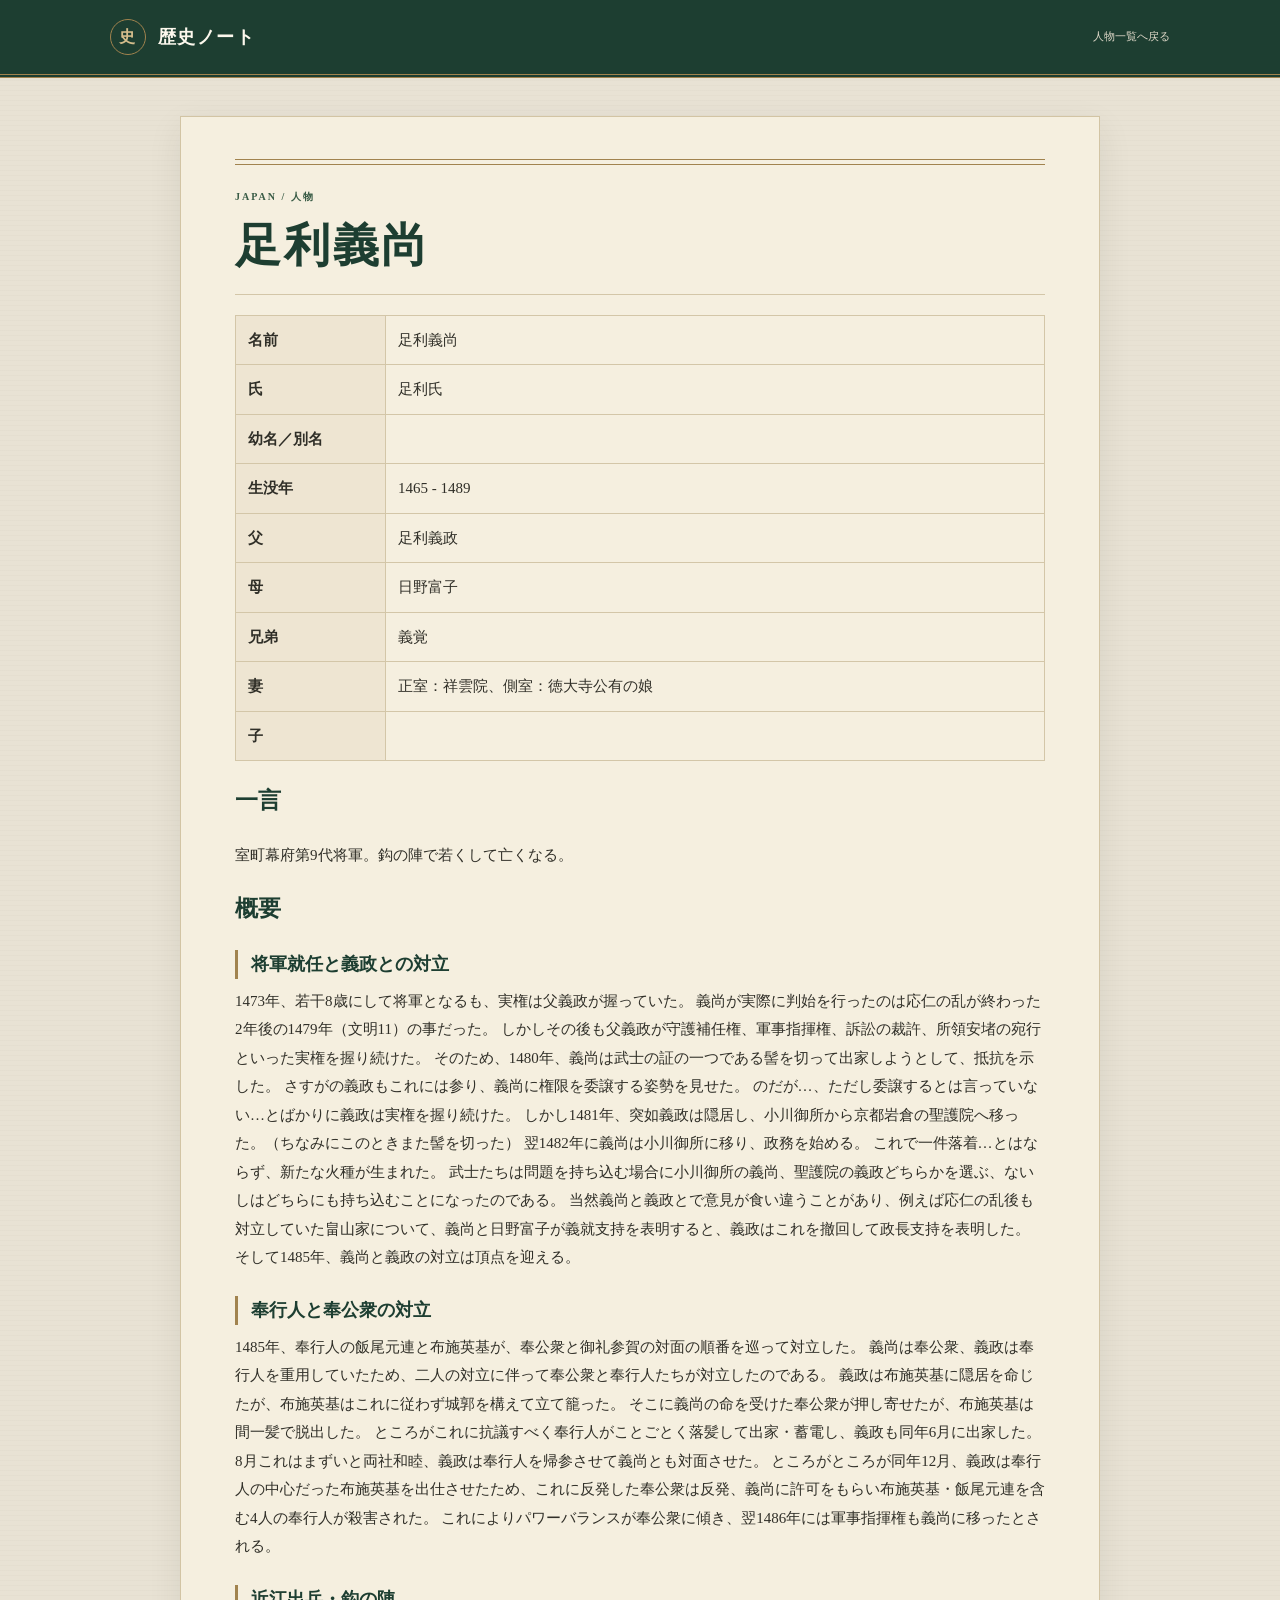
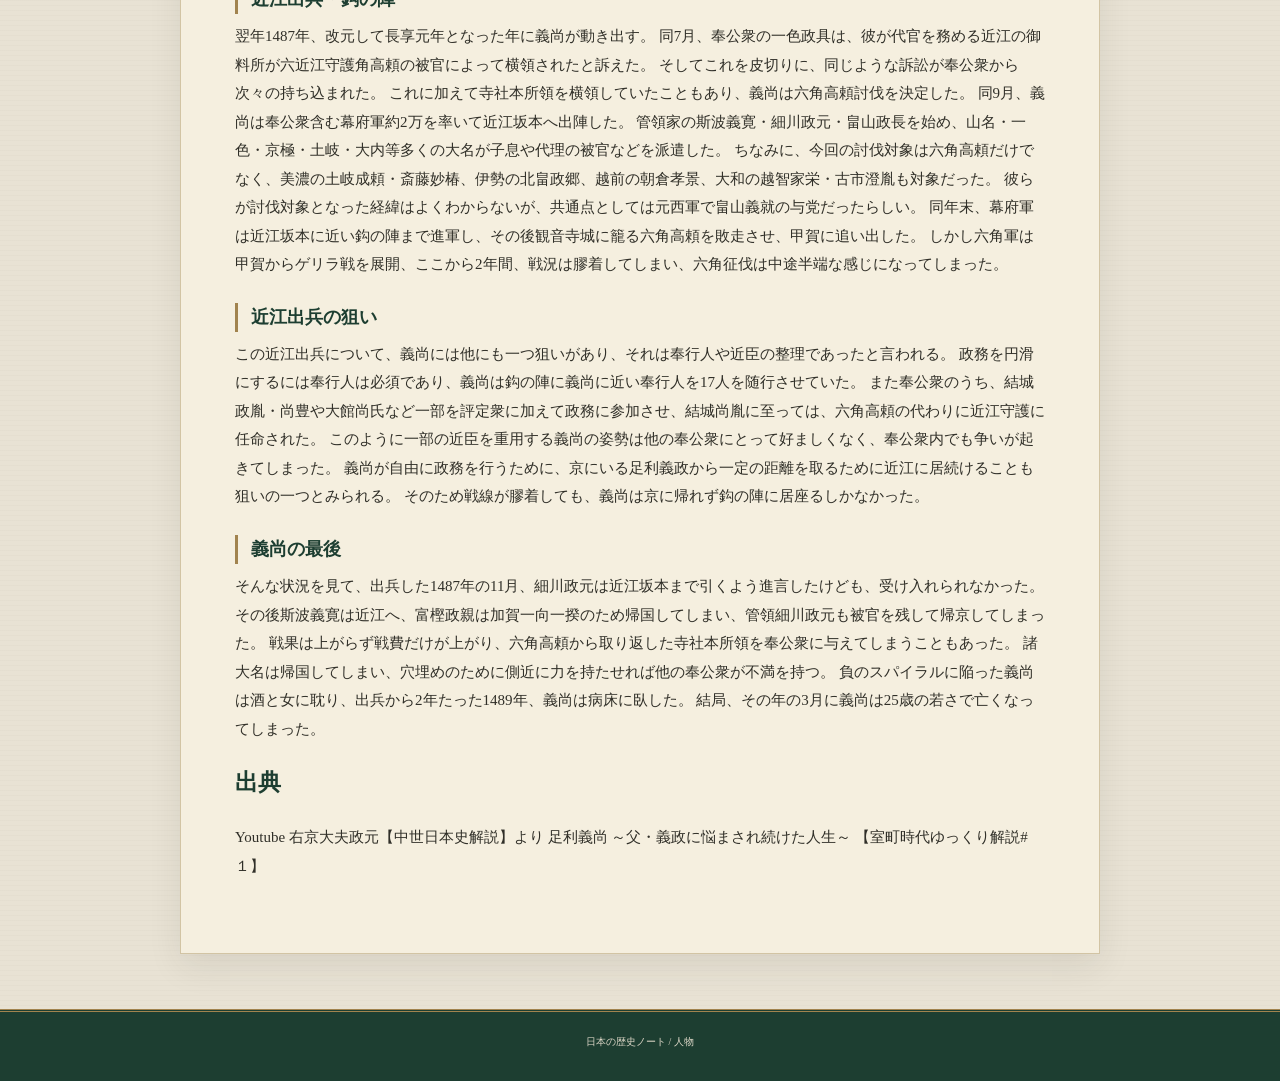
<file: japan/person/ashikaga_yoshihisa.html>
<!doctype html>
<html lang="ja">
<head>
  <meta charset="utf-8">
  <meta name="viewport" content="width=device-width, initial-scale=1">
  <title>足利義尚 | 人物</title>
  <link rel="stylesheet" href="../../history.css">
</head>
<body>
  <header class="site-header">
    <a class="brand" href="index.html">歴史ノート</a>
    <nav class="site-nav" aria-label="ページ">
      <a href="index.html">人物一覧へ戻る</a>
    </nav>
  </header>
  <main class="page-wrap page-wrap-narrow">
    <p class="eyebrow">JAPAN / 人物</p>
    <h1>足利義尚</h1>
    <table class="entry-page-table"><tbody>
    <tr><th>名前</th><td>足利義尚</td></tr>
  
    <tr><th>氏</th><td>足利氏</td></tr>
  
    <tr><th>幼名／別名</th><td></td></tr>
  
    <tr><th>生没年</th><td>1465 - 1489</td></tr>
  
    <tr><th>父</th><td>足利義政</td></tr>
  
    <tr><th>母</th><td>日野富子</td></tr>
  
    <tr><th>兄弟</th><td>義覚</td></tr>
  
    <tr><th>妻</th><td>正室：祥雲院、側室：徳大寺公有の娘</td></tr>
  
    <tr><th>子</th><td></td></tr>
  </tbody></table>
    <section>
      <h2>一言</h2>
      <p class="entry-copy">室町幕府第9代将軍。鈎の陣で若くして亡くなる。</p>
    </section>
    <section>
      <h2>概要</h2>
      <div class="entry-overview"><h3 class="overview-heading">将軍就任と義政との対立</h3>
<p class="entry-copy">1473年、若干8歳にして将軍となるも、実権は父義政が握っていた。 義尚が実際に判始を行ったのは応仁の乱が終わった2年後の1479年（文明11）の事だった。 しかしその後も父義政が守護補任権、軍事指揮権、訴訟の裁許、所領安堵の宛行といった実権を握り続けた。 そのため、1480年、義尚は武士の証の一つである髻を切って出家しようとして、抵抗を示した。 さすがの義政もこれには参り、義尚に権限を委譲する姿勢を見せた。 のだが…、ただし委譲するとは言っていない…とばかりに義政は実権を握り続けた。 しかし1481年、突如義政は隠居し、小川御所から京都岩倉の聖護院へ移った。（ちなみにこのときまた髻を切った） 翌1482年に義尚は小川御所に移り、政務を始める。 これで一件落着…とはならず、新たな火種が生まれた。 武士たちは問題を持ち込む場合に小川御所の義尚、聖護院の義政どちらかを選ぶ、ないしはどちらにも持ち込むことになったのである。 当然義尚と義政とで意見が食い違うことがあり、例えば応仁の乱後も対立していた畠山家について、義尚と日野富子が義就支持を表明すると、義政はこれを撤回して政長支持を表明した。 そして1485年、義尚と義政の対立は頂点を迎える。
</p>
<h3 class="overview-heading">奉行人と奉公衆の対立</h3>
<p class="entry-copy">1485年、奉行人の飯尾元連と布施英基が、奉公衆と御礼参賀の対面の順番を巡って対立した。 義尚は奉公衆、義政は奉行人を重用していたため、二人の対立に伴って奉公衆と奉行人たちが対立したのである。 義政は布施英基に隠居を命じたが、布施英基はこれに従わず城郭を構えて立て籠った。 そこに義尚の命を受けた奉公衆が押し寄せたが、布施英基は間一髪で脱出した。 ところがこれに抗議すべく奉行人がことごとく落髪して出家・蓄電し、義政も同年6月に出家した。 8月これはまずいと両社和睦、義政は奉行人を帰参させて義尚とも対面させた。 ところがところが同年12月、義政は奉行人の中心だった布施英基を出仕させたため、これに反発した奉公衆は反発、義尚に許可をもらい布施英基・飯尾元連を含む4人の奉行人が殺害された。 これによりパワーバランスが奉公衆に傾き、翌1486年には軍事指揮権も義尚に移ったとされる。
</p>
<h3 class="overview-heading">近江出兵・鈎の陣</h3>
<p class="entry-copy">翌年1487年、改元して長享元年となった年に義尚が動き出す。 同7月、奉公衆の一色政具は、彼が代官を務める近江の御料所が六近江守護角高頼の被官によって横領されたと訴えた。 そしてこれを皮切りに、同じような訴訟が奉公衆から次々の持ち込まれた。 これに加えて寺社本所領を横領していたこともあり、義尚は六角高頼討伐を決定した。 同9月、義尚は奉公衆含む幕府軍約2万を率いて近江坂本へ出陣した。 管領家の斯波義寛・細川政元・畠山政長を始め、山名・一色・京極・土岐・大内等多くの大名が子息や代理の被官などを派遣した。 ちなみに、今回の討伐対象は六角高頼だけでなく、美濃の土岐成頼・斎藤妙椿、伊勢の北畠政郷、越前の朝倉孝景、大和の越智家栄・古市澄胤も対象だった。 彼らが討伐対象となった経緯はよくわからないが、共通点としては元西軍で畠山義就の与党だったらしい。 同年末、幕府軍は近江坂本に近い鈎の陣まで進軍し、その後観音寺城に籠る六角高頼を敗走させ、甲賀に追い出した。 しかし六角軍は甲賀からゲリラ戦を展開、ここから2年間、戦況は膠着してしまい、六角征伐は中途半端な感じになってしまった。
</p>
<h3 class="overview-heading">近江出兵の狙い</h3>
<p class="entry-copy">この近江出兵について、義尚には他にも一つ狙いがあり、それは奉行人や近臣の整理であったと言われる。 政務を円滑にするには奉行人は必須であり、義尚は鈎の陣に義尚に近い奉行人を17人を随行させていた。 また奉公衆のうち、結城政胤・尚豊や大館尚氏など一部を評定衆に加えて政務に参加させ、結城尚胤に至っては、六角高頼の代わりに近江守護に任命された。 このように一部の近臣を重用する義尚の姿勢は他の奉公衆にとって好ましくなく、奉公衆内でも争いが起きてしまった。 義尚が自由に政務を行うために、京にいる足利義政から一定の距離を取るために近江に居続けることも狙いの一つとみられる。 そのため戦線が膠着しても、義尚は京に帰れず鈎の陣に居座るしかなかった。
</p>
<h3 class="overview-heading">義尚の最後</h3>
<p class="entry-copy">そんな状況を見て、出兵した1487年の11月、細川政元は近江坂本まで引くよう進言したけども、受け入れられなかった。 その後斯波義寛は近江へ、富樫政親は加賀一向一揆のため帰国してしまい、管領細川政元も被官を残して帰京してしまった。 戦果は上がらず戦費だけが上がり、六角高頼から取り返した寺社本所領を奉公衆に与えてしまうこともあった。 諸大名は帰国してしまい、穴埋めのために側近に力を持たせれば他の奉公衆が不満を持つ。 負のスパイラルに陥った義尚は酒と女に耽り、出兵から2年たった1489年、義尚は病床に臥した。 結局、その年の3月に義尚は25歳の若さで亡くなってしまった。</p></div>
    </section>
    <section>
      <h2>出典</h2>
      <p class="entry-copy">Youtube 右京大夫政元【中世日本史解説】より 足利義尚 ～父・義政に悩まされ続けた人生～ 【室町時代ゆっくり解説#１】</p>
    </section>
  </main>
  <footer class="site-footer">日本の歴史ノート / 人物</footer>
</body>
</html>
</file>
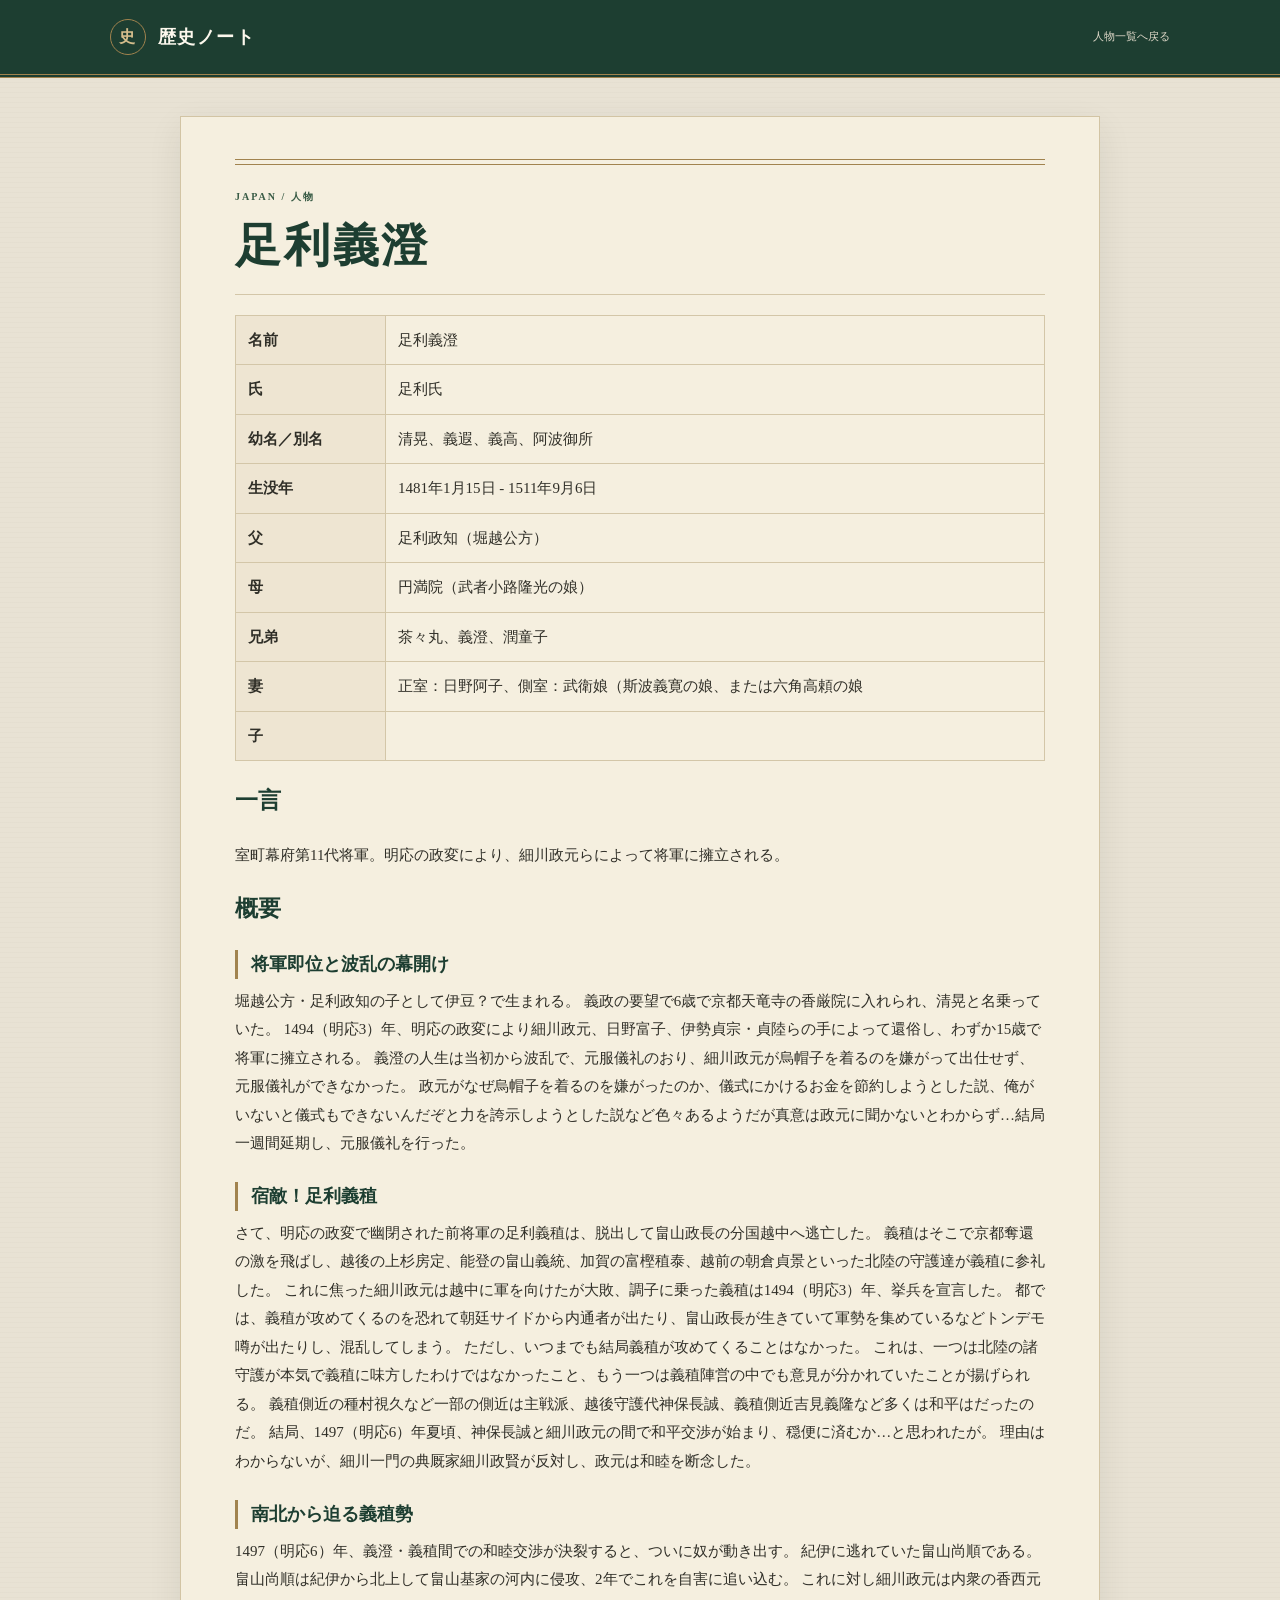
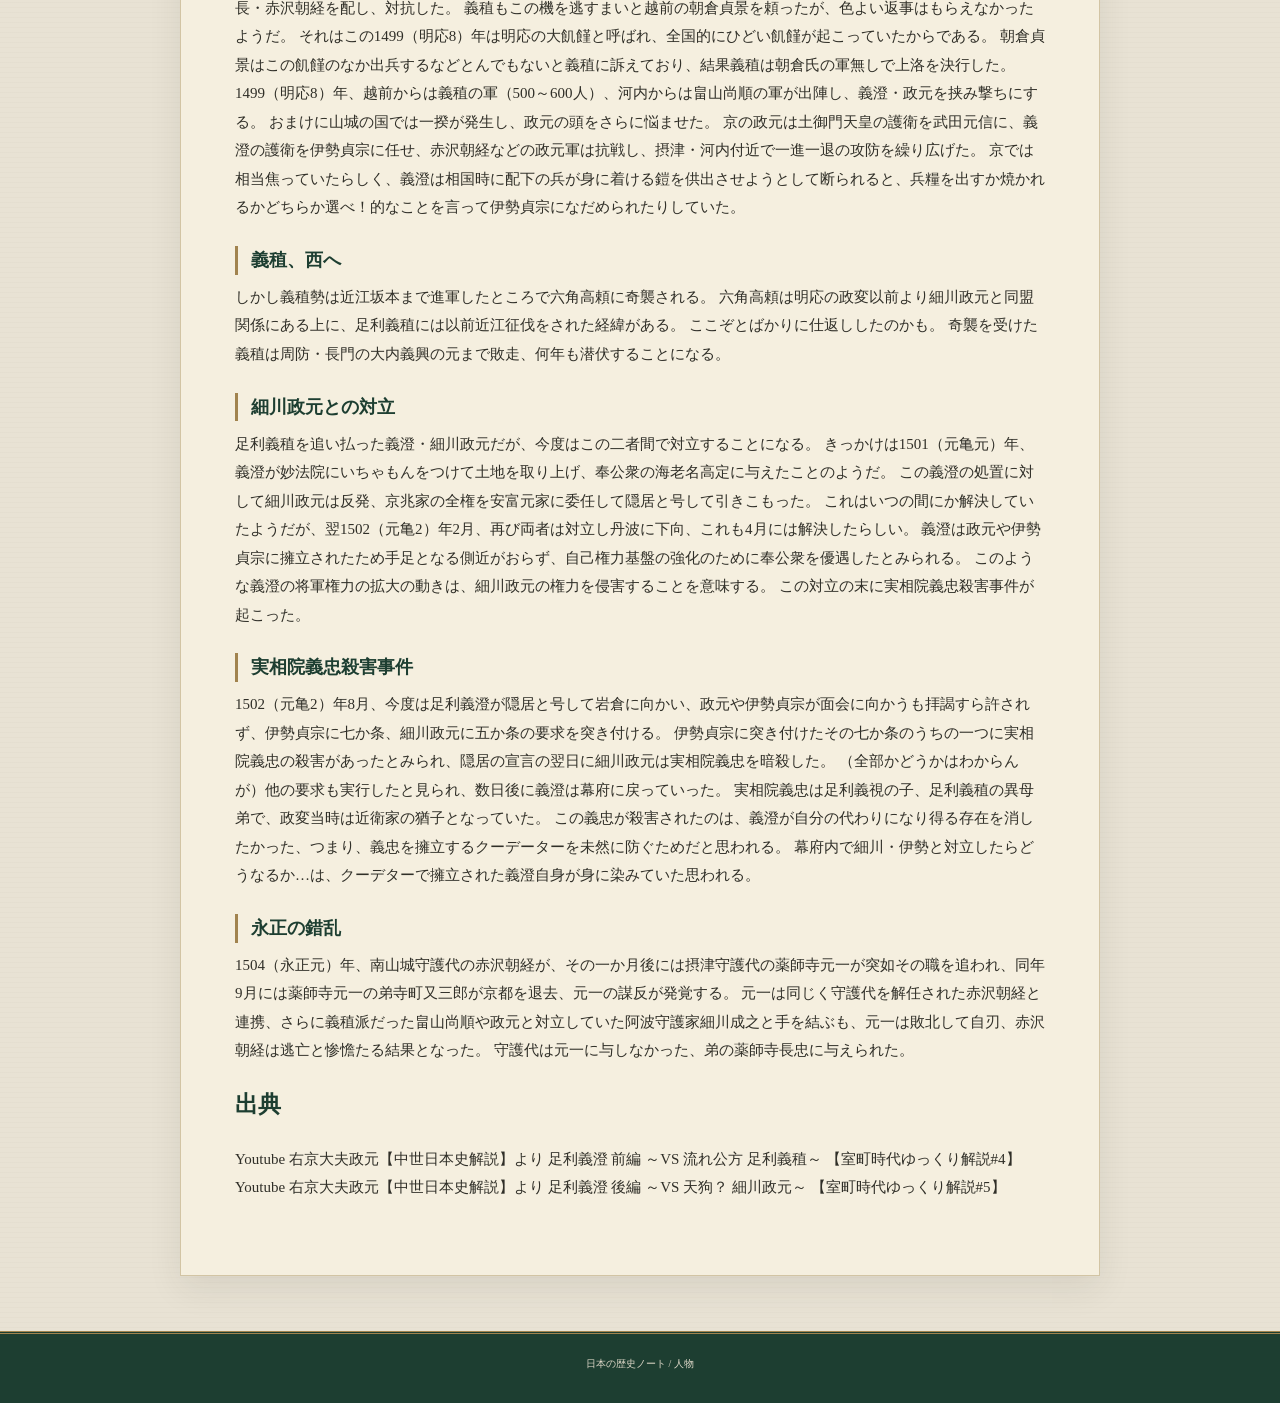
<file: japan/person/ashikaga_yoshizumi.html>
<!doctype html>
<html lang="ja">
<head>
  <meta charset="utf-8">
  <meta name="viewport" content="width=device-width, initial-scale=1">
  <title>足利義澄 | 人物</title>
  <link rel="stylesheet" href="../../history.css">
</head>
<body>
  <header class="site-header">
    <a class="brand" href="index.html">歴史ノート</a>
    <nav class="site-nav" aria-label="ページ">
      <a href="index.html">人物一覧へ戻る</a>
    </nav>
  </header>
  <main class="page-wrap page-wrap-narrow">
    <p class="eyebrow">JAPAN / 人物</p>
    <h1>足利義澄</h1>
    <table class="entry-page-table"><tbody>
    <tr><th>名前</th><td>足利義澄</td></tr>
  
    <tr><th>氏</th><td>足利氏</td></tr>
  
    <tr><th>幼名／別名</th><td>清晃、義遐、義高、阿波御所</td></tr>
  
    <tr><th>生没年</th><td>1481年1月15日 - 1511年9月6日</td></tr>
  
    <tr><th>父</th><td>足利政知（堀越公方）</td></tr>
  
    <tr><th>母</th><td>円満院（武者小路隆光の娘）</td></tr>
  
    <tr><th>兄弟</th><td>茶々丸、義澄、潤童子</td></tr>
  
    <tr><th>妻</th><td>正室：日野阿子、側室：武衛娘（斯波義寛の娘、または六角高頼の娘</td></tr>
  
    <tr><th>子</th><td></td></tr>
  </tbody></table>
    <section>
      <h2>一言</h2>
      <p class="entry-copy">室町幕府第11代将軍。明応の政変により、細川政元らによって将軍に擁立される。</p>
    </section>
    <section>
      <h2>概要</h2>
      <div class="entry-overview"><h3 class="overview-heading">将軍即位と波乱の幕開け</h3>
<p class="entry-copy">堀越公方・足利政知の子として伊豆？で生まれる。 義政の要望で6歳で京都天竜寺の香厳院に入れられ、清晃と名乗っていた。 1494（明応3）年、明応の政変により細川政元、日野富子、伊勢貞宗・貞陸らの手によって還俗し、わずか15歳で将軍に擁立される。 義澄の人生は当初から波乱で、元服儀礼のおり、細川政元が烏帽子を着るのを嫌がって出仕せず、元服儀礼ができなかった。 政元がなぜ烏帽子を着るのを嫌がったのか、儀式にかけるお金を節約しようとした説、俺がいないと儀式もできないんだぞと力を誇示しようとした説など色々あるようだが真意は政元に聞かないとわからず…結局一週間延期し、元服儀礼を行った。
</p>
<h3 class="overview-heading">宿敵！足利義稙</h3>
<p class="entry-copy">さて、明応の政変で幽閉された前将軍の足利義稙は、脱出して畠山政長の分国越中へ逃亡した。 義稙はそこで京都奪還の激を飛ばし、越後の上杉房定、能登の畠山義統、加賀の富樫稙泰、越前の朝倉貞景といった北陸の守護達が義稙に参礼した。 これに焦った細川政元は越中に軍を向けたが大敗、調子に乗った義稙は1494（明応3）年、挙兵を宣言した。 都では、義稙が攻めてくるのを恐れて朝廷サイドから内通者が出たり、畠山政長が生きていて軍勢を集めているなどトンデモ噂が出たりし、混乱してしまう。 ただし、いつまでも結局義稙が攻めてくることはなかった。 これは、一つは北陸の諸守護が本気で義稙に味方したわけではなかったこと、もう一つは義稙陣営の中でも意見が分かれていたことが揚げられる。 義稙側近の種村視久など一部の側近は主戦派、越後守護代神保長誠、義稙側近吉見義隆など多くは和平はだったのだ。 結局、1497（明応6）年夏頃、神保長誠と細川政元の間で和平交渉が始まり、穏便に済むか…と思われたが。 理由はわからないが、細川一門の典厩家細川政賢が反対し、政元は和睦を断念した。
</p>
<h3 class="overview-heading">南北から迫る義稙勢</h3>
<p class="entry-copy">1497（明応6）年、義澄・義稙間での和睦交渉が決裂すると、ついに奴が動き出す。 紀伊に逃れていた畠山尚順である。 畠山尚順は紀伊から北上して畠山基家の河内に侵攻、2年でこれを自害に追い込む。 これに対し細川政元は内衆の香西元長・赤沢朝経を配し、対抗した。 義稙もこの機を逃すまいと越前の朝倉貞景を頼ったが、色よい返事はもらえなかったようだ。 それはこの1499（明応8）年は明応の大飢饉と呼ばれ、全国的にひどい飢饉が起こっていたからである。 朝倉貞景はこの飢饉のなか出兵するなどとんでもないと義稙に訴えており、結果義稙は朝倉氏の軍無しで上洛を決行した。 1499（明応8）年、越前からは義稙の軍（500～600人）、河内からは畠山尚順の軍が出陣し、義澄・政元を挟み撃ちにする。 おまけに山城の国では一揆が発生し、政元の頭をさらに悩ませた。 京の政元は土御門天皇の護衛を武田元信に、義澄の護衛を伊勢貞宗に任せ、赤沢朝経などの政元軍は抗戦し、摂津・河内付近で一進一退の攻防を繰り広げた。 京では相当焦っていたらしく、義澄は相国時に配下の兵が身に着ける鎧を供出させようとして断られると、兵糧を出すか焼かれるかどちらか選べ！的なことを言って伊勢貞宗になだめられたりしていた。
</p>
<h3 class="overview-heading">義稙、西へ</h3>
<p class="entry-copy">しかし義稙勢は近江坂本まで進軍したところで六角高頼に奇襲される。 六角高頼は明応の政変以前より細川政元と同盟関係にある上に、足利義稙には以前近江征伐をされた経緯がある。 ここぞとばかりに仕返ししたのかも。 奇襲を受けた義稙は周防・長門の大内義興の元まで敗走、何年も潜伏することになる。
</p>
<h3 class="overview-heading">細川政元との対立</h3>
<p class="entry-copy">足利義稙を追い払った義澄・細川政元だが、今度はこの二者間で対立することになる。 きっかけは1501（元亀元）年、義澄が妙法院にいちゃもんをつけて土地を取り上げ、奉公衆の海老名高定に与えたことのようだ。 この義澄の処置に対して細川政元は反発、京兆家の全権を安富元家に委任して隠居と号して引きこもった。 これはいつの間にか解決していたようだが、翌1502（元亀2）年2月、再び両者は対立し丹波に下向、これも4月には解決したらしい。 義澄は政元や伊勢貞宗に擁立されたため手足となる側近がおらず、自己権力基盤の強化のために奉公衆を優遇したとみられる。 このような義澄の将軍権力の拡大の動きは、細川政元の権力を侵害することを意味する。 この対立の末に実相院義忠殺害事件が起こった。
</p>
<h3 class="overview-heading">実相院義忠殺害事件</h3>
<p class="entry-copy">1502（元亀2）年8月、今度は足利義澄が隠居と号して岩倉に向かい、政元や伊勢貞宗が面会に向かうも拝謁すら許されず、伊勢貞宗に七か条、細川政元に五か条の要求を突き付ける。 伊勢貞宗に突き付けたその七か条のうちの一つに実相院義忠の殺害があったとみられ、隠居の宣言の翌日に細川政元は実相院義忠を暗殺した。 （全部かどうかはわからんが）他の要求も実行したと見られ、数日後に義澄は幕府に戻っていった。 実相院義忠は足利義視の子、足利義稙の異母弟で、政変当時は近衛家の猶子となっていた。 この義忠が殺害されたのは、義澄が自分の代わりになり得る存在を消したかった、つまり、義忠を擁立するクーデーターを未然に防ぐためだと思われる。 幕府内で細川・伊勢と対立したらどうなるか…は、クーデターで擁立された義澄自身が身に染みていた思われる。
</p>
<h3 class="overview-heading">永正の錯乱</h3>
<p class="entry-copy">1504（永正元）年、南山城守護代の赤沢朝経が、その一か月後には摂津守護代の薬師寺元一が突如その職を追われ、同年9月には薬師寺元一の弟寺町又三郎が京都を退去、元一の謀反が発覚する。 元一は同じく守護代を解任された赤沢朝経と連携、さらに義稙派だった畠山尚順や政元と対立していた阿波守護家細川成之と手を結ぶも、元一は敗北して自刃、赤沢朝経は逃亡と惨憺たる結果となった。 守護代は元一に与しなかった、弟の薬師寺長忠に与えられた。</p></div>
    </section>
    <section>
      <h2>出典</h2>
      <p class="entry-copy">Youtube 右京大夫政元【中世日本史解説】より 足利義澄 前編 ～VS 流れ公方 足利義稙～ 【室町時代ゆっくり解説#4】
Youtube 右京大夫政元【中世日本史解説】より 足利義澄 後編 ～VS 天狗？ 細川政元～ 【室町時代ゆっくり解説#5】</p>
    </section>
  </main>
  <footer class="site-footer">日本の歴史ノート / 人物</footer>
</body>
</html>
</file>
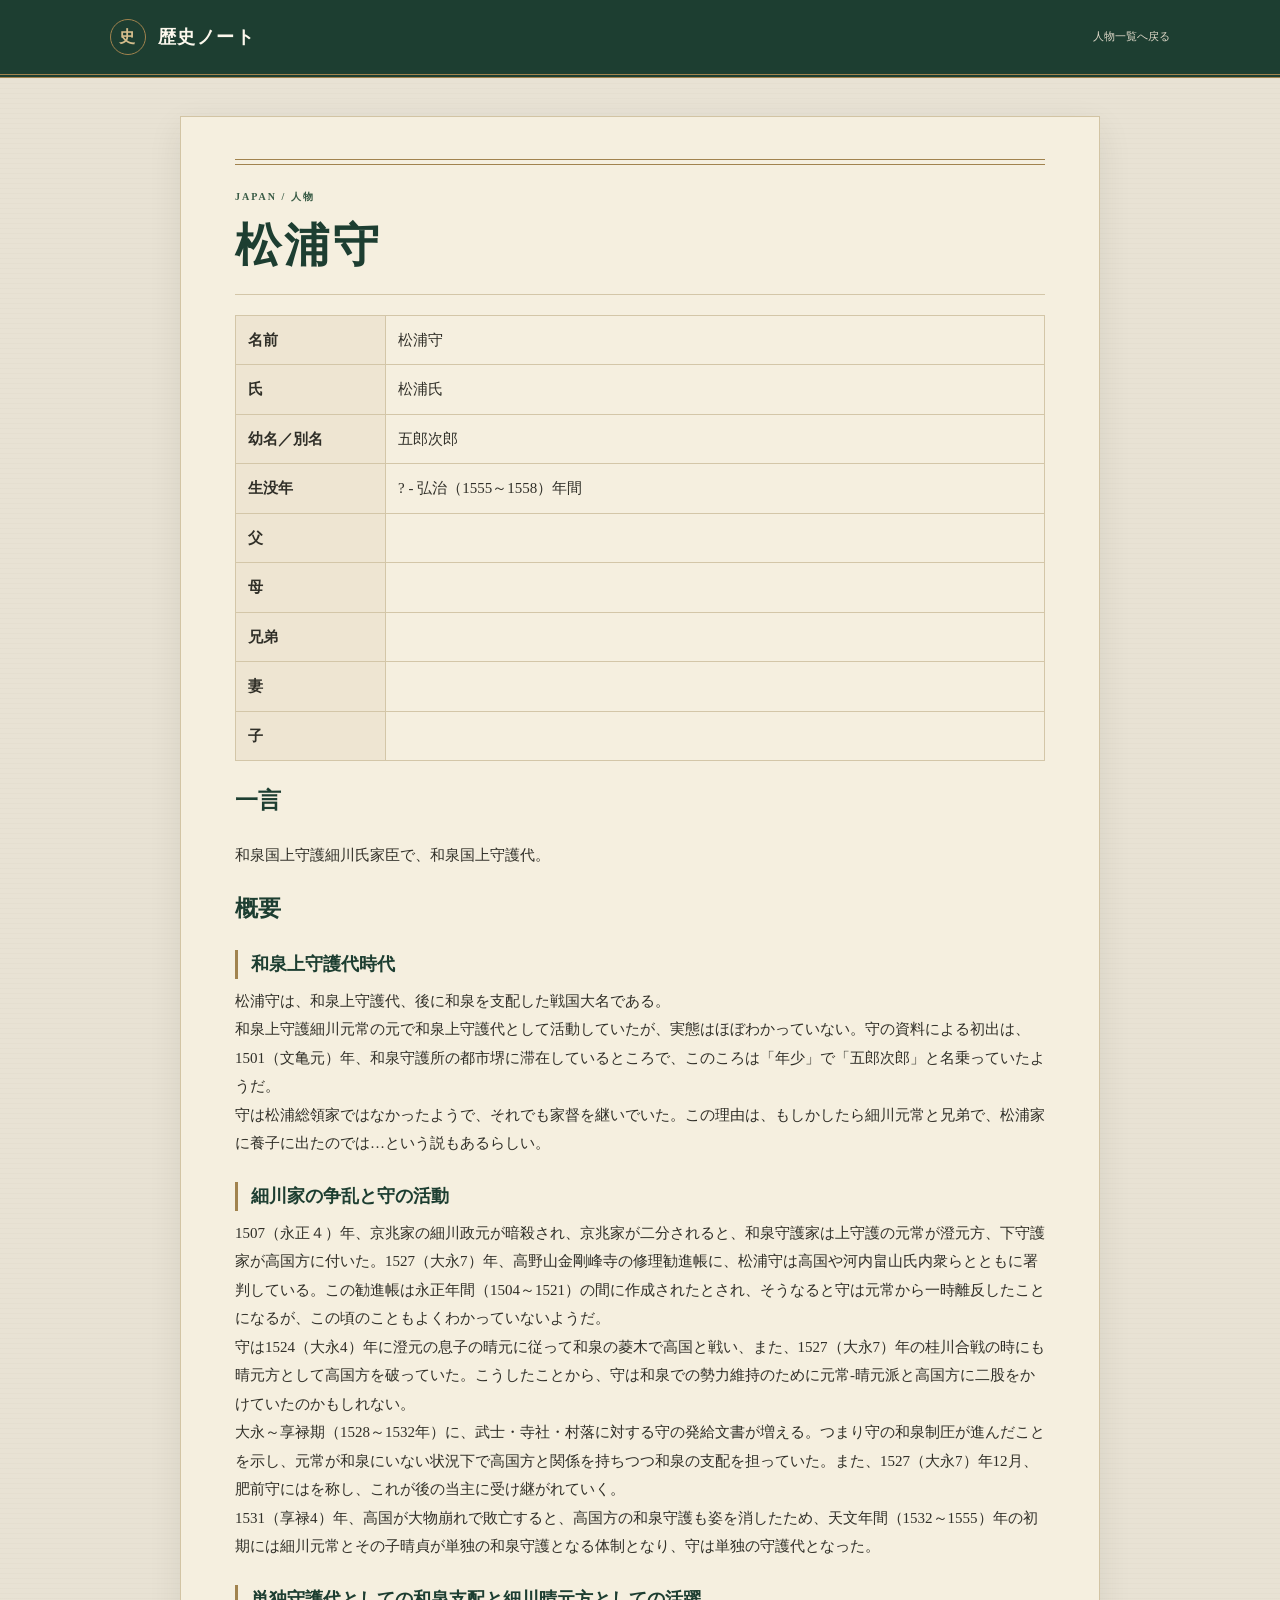
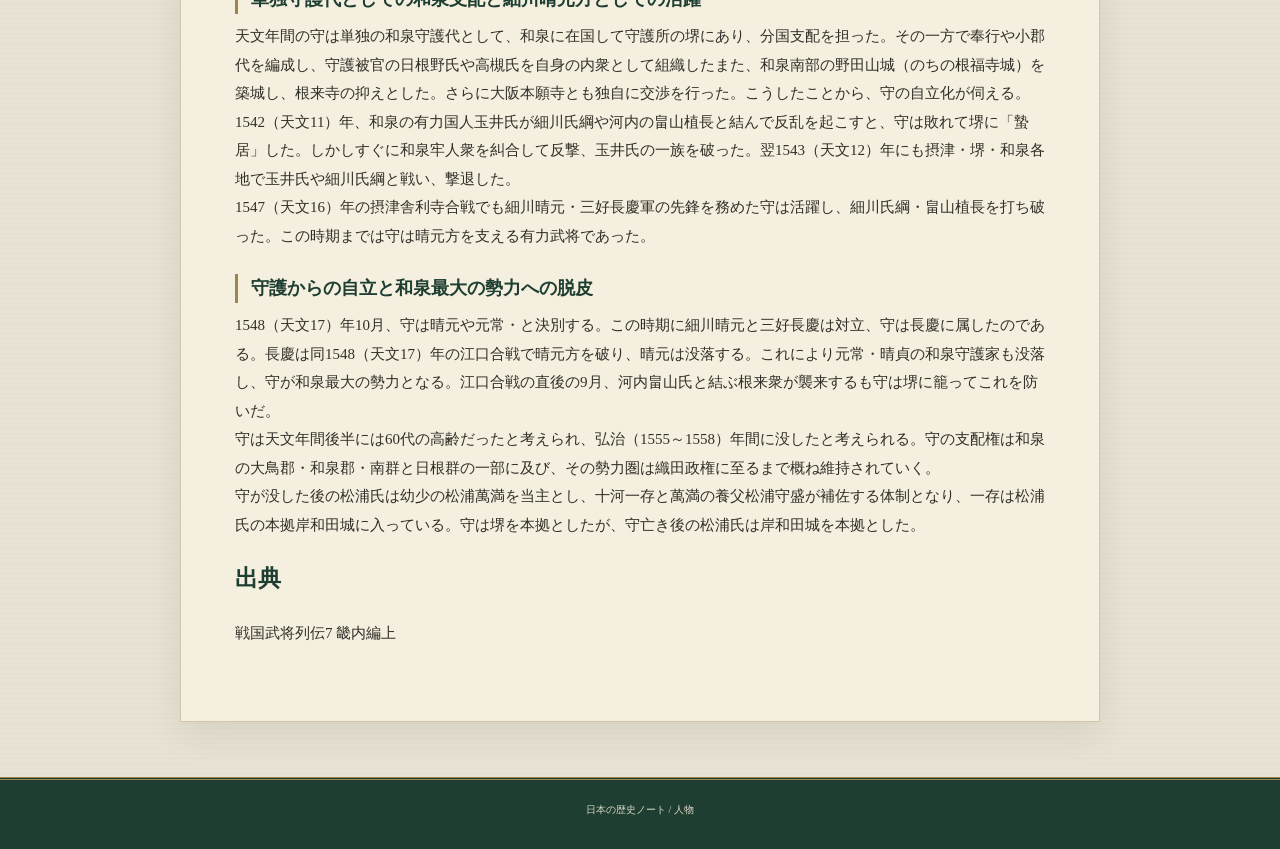
<file: japan/person/matsura_mamoru.html>
<!doctype html>
<html lang="ja">
<head>
  <meta charset="utf-8">
  <meta name="viewport" content="width=device-width, initial-scale=1">
  <title>松浦守 | 人物</title>
  <link rel="stylesheet" href="../../history.css">
</head>
<body>
  <header class="site-header">
    <a class="brand" href="index.html">歴史ノート</a>
    <nav class="site-nav" aria-label="ページ">
      <a href="index.html">人物一覧へ戻る</a>
    </nav>
  </header>
  <main class="page-wrap page-wrap-narrow">
    <p class="eyebrow">JAPAN / 人物</p>
    <h1>松浦守</h1>
    <table class="entry-page-table"><tbody>
    <tr><th>名前</th><td>松浦守</td></tr>
  
    <tr><th>氏</th><td>松浦氏</td></tr>
  
    <tr><th>幼名／別名</th><td>五郎次郎</td></tr>
  
    <tr><th>生没年</th><td>? - 弘治（1555～1558）年間</td></tr>
  
    <tr><th>父</th><td></td></tr>
  
    <tr><th>母</th><td></td></tr>
  
    <tr><th>兄弟</th><td></td></tr>
  
    <tr><th>妻</th><td></td></tr>
  
    <tr><th>子</th><td></td></tr>
  </tbody></table>
    <section>
      <h2>一言</h2>
      <p class="entry-copy">和泉国上守護細川氏家臣で、和泉国上守護代。</p>
    </section>
    <section>
      <h2>概要</h2>
      <div class="entry-overview"><h3 class="overview-heading">和泉上守護代時代</h3>
<p class="entry-copy">松浦守は、和泉上守護代、後に和泉を支配した戦国大名である。
和泉上守護細川元常の元で和泉上守護代として活動していたが、実態はほぼわかっていない。守の資料による初出は、1501（文亀元）年、和泉守護所の都市堺に滞在しているところで、このころは「年少」で「五郎次郎」と名乗っていたようだ。
守は松浦総領家ではなかったようで、それでも家督を継いでいた。この理由は、もしかしたら細川元常と兄弟で、松浦家に養子に出たのでは…という説もあるらしい。
</p>
<h3 class="overview-heading">細川家の争乱と守の活動</h3>
<p class="entry-copy">1507（永正４）年、京兆家の細川政元が暗殺され、京兆家が二分されると、和泉守護家は上守護の元常が澄元方、下守護家が高国方に付いた。1527（大永7）年、高野山金剛峰寺の修理勧進帳に、松浦守は高国や河内畠山氏内衆らとともに署判している。この勧進帳は永正年間（1504～1521）の間に作成されたとされ、そうなると守は元常から一時離反したことになるが、この頃のこともよくわかっていないようだ。
守は1524（大永4）年に澄元の息子の晴元に従って和泉の菱木で高国と戦い、また、1527（大永7）年の桂川合戦の時にも晴元方として高国方を破っていた。こうしたことから、守は和泉での勢力維持のために元常-晴元派と高国方に二股をかけていたのかもしれない。
大永～享禄期（1528～1532年）に、武士・寺社・村落に対する守の発給文書が増える。つまり守の和泉制圧が進んだことを示し、元常が和泉にいない状況下で高国方と関係を持ちつつ和泉の支配を担っていた。また、1527（大永7）年12月、肥前守にはを称し、これが後の当主に受け継がれていく。
1531（享禄4）年、高国が大物崩れで敗亡すると、高国方の和泉守護も姿を消したため、天文年間（1532～1555）年の初期には細川元常とその子晴貞が単独の和泉守護となる体制となり、守は単独の守護代となった。
</p>
<h3 class="overview-heading">単独守護代としての和泉支配と細川晴元方としての活躍</h3>
<p class="entry-copy">天文年間の守は単独の和泉守護代として、和泉に在国して守護所の堺にあり、分国支配を担った。その一方で奉行や小郡代を編成し、守護被官の日根野氏や高槻氏を自身の内衆として組織したまた、和泉南部の野田山城（のちの根福寺城）を築城し、根来寺の抑えとした。さらに大阪本願寺とも独自に交渉を行った。こうしたことから、守の自立化が伺える。
1542（天文11）年、和泉の有力国人玉井氏が細川氏綱や河内の畠山植長と結んで反乱を起こすと、守は敗れて堺に「蟄居」した。しかしすぐに和泉牢人衆を糾合して反撃、玉井氏の一族を破った。翌1543（天文12）年にも摂津・堺・和泉各地で玉井氏や細川氏綱と戦い、撃退した。
1547（天文16）年の摂津舎利寺合戦でも細川晴元・三好長慶軍の先鋒を務めた守は活躍し、細川氏綱・畠山植長を打ち破った。この時期までは守は晴元方を支える有力武将であった。
</p>
<h3 class="overview-heading">守護からの自立と和泉最大の勢力への脱皮</h3>
<p class="entry-copy">1548（天文17）年10月、守は晴元や元常・と決別する。この時期に細川晴元と三好長慶は対立、守は長慶に属したのである。長慶は同1548（天文17）年の江口合戦で晴元方を破り、晴元は没落する。これにより元常・晴貞の和泉守護家も没落し、守が和泉最大の勢力となる。江口合戦の直後の9月、河内畠山氏と結ぶ根来衆が襲来するも守は堺に籠ってこれを防いだ。
守は天文年間後半には60代の高齢だったと考えられ、弘治（1555～1558）年間に没したと考えられる。守の支配権は和泉の大鳥郡・和泉郡・南群と日根群の一部に及び、その勢力圏は織田政権に至るまで概ね維持されていく。
守が没した後の松浦氏は幼少の松浦萬満を当主とし、十河一存と萬満の養父松浦守盛が補佐する体制となり、一存は松浦氏の本拠岸和田城に入っている。守は堺を本拠としたが、守亡き後の松浦氏は岸和田城を本拠とした。</p></div>
    </section>
    <section>
      <h2>出典</h2>
      <p class="entry-copy">戦国武将列伝7 畿内編上</p>
    </section>
  </main>
  <footer class="site-footer">日本の歴史ノート / 人物</footer>
</body>
</html>
</file>
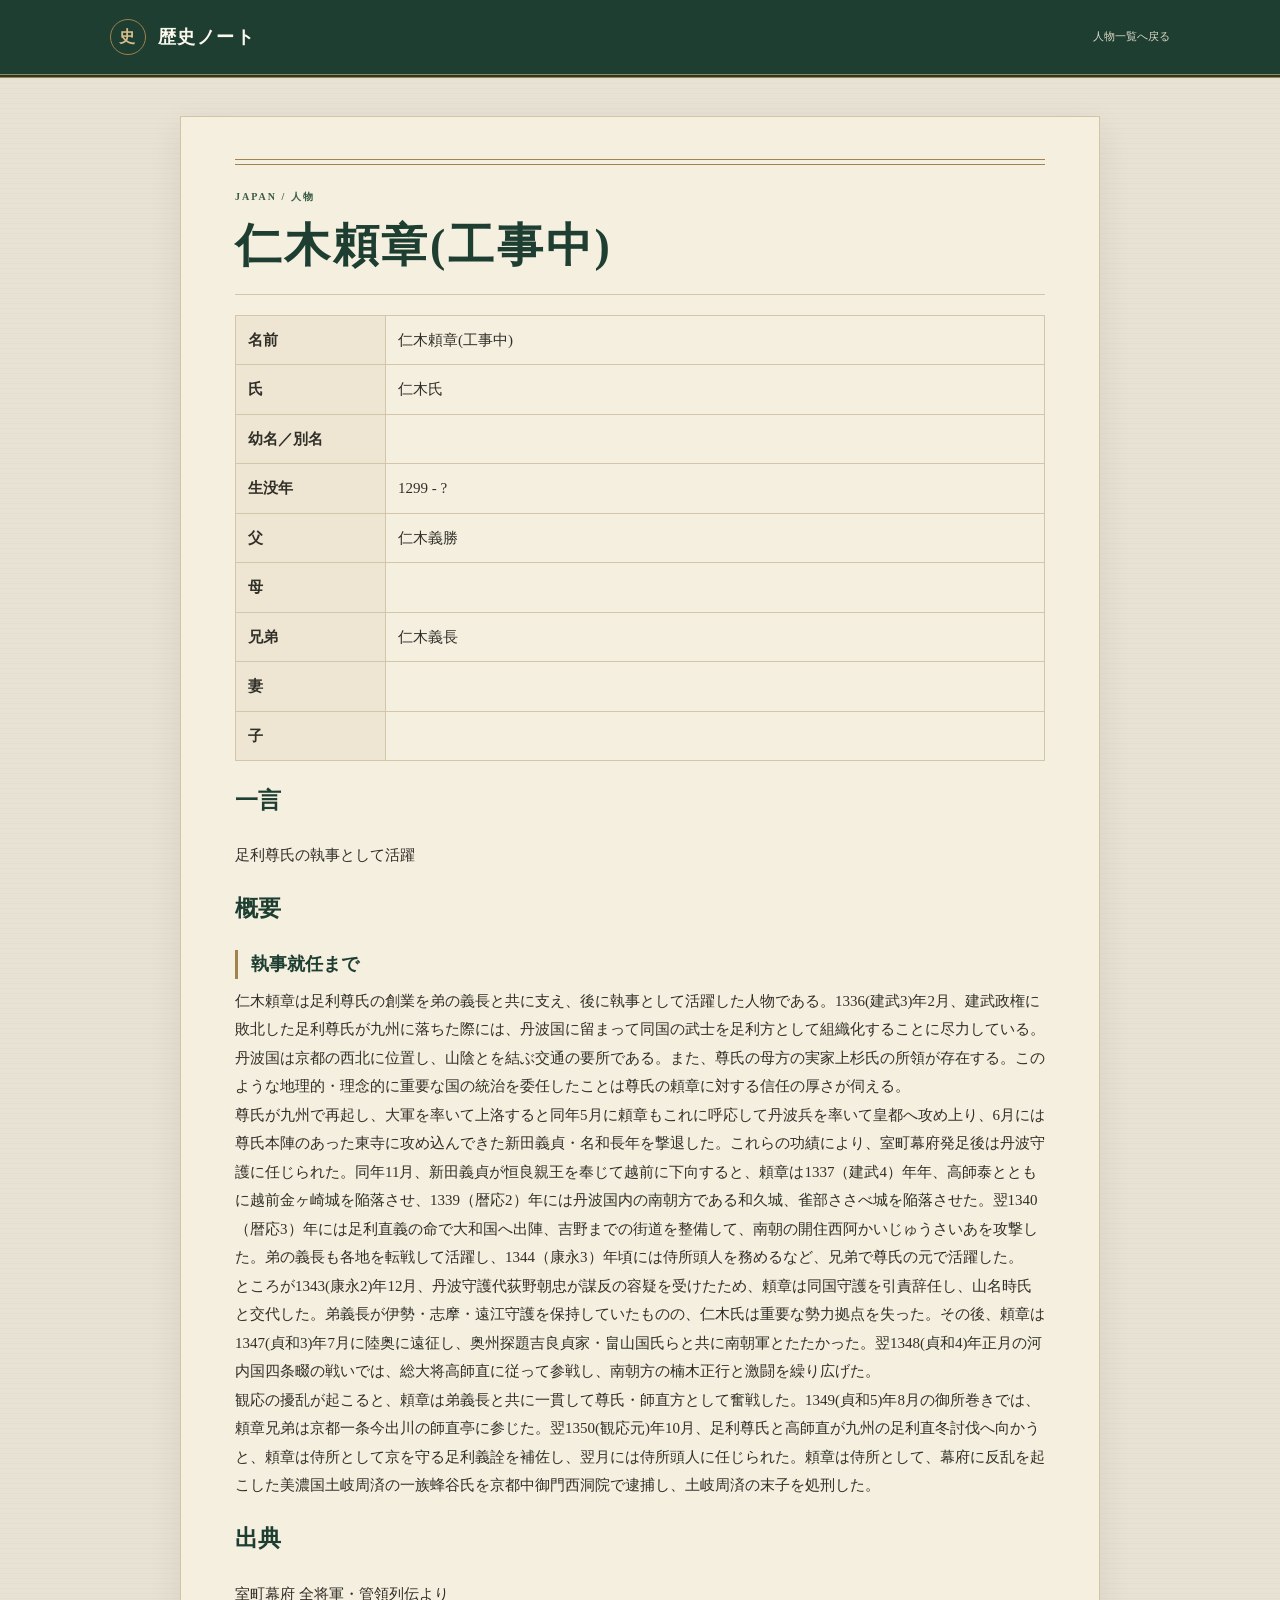
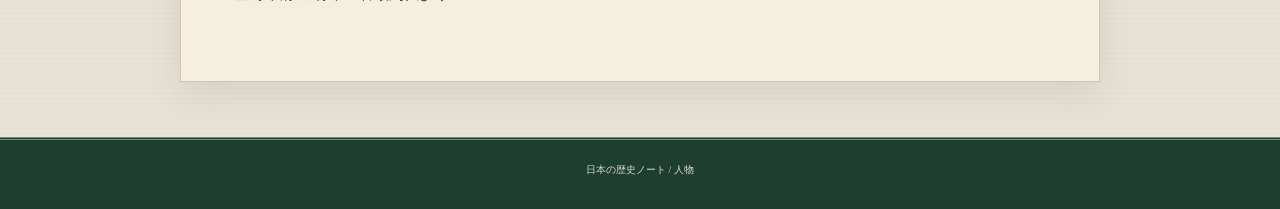
<file: japan/person/nikki_yoriaki.html>
<!doctype html>
<html lang="ja">
<head>
  <meta charset="utf-8">
  <meta name="viewport" content="width=device-width, initial-scale=1">
  <title>仁木頼章(工事中) | 人物</title>
  <link rel="stylesheet" href="../../history.css">
</head>
<body>
  <header class="site-header">
    <a class="brand" href="index.html">歴史ノート</a>
    <nav class="site-nav" aria-label="ページ">
      <a href="index.html">人物一覧へ戻る</a>
    </nav>
  </header>
  <main class="page-wrap page-wrap-narrow">
    <p class="eyebrow">JAPAN / 人物</p>
    <h1>仁木頼章(工事中)</h1>
    <table class="entry-page-table"><tbody>
    <tr><th>名前</th><td>仁木頼章(工事中)</td></tr>
  
    <tr><th>氏</th><td>仁木氏</td></tr>
  
    <tr><th>幼名／別名</th><td></td></tr>
  
    <tr><th>生没年</th><td>1299 - ?</td></tr>
  
    <tr><th>父</th><td>仁木義勝</td></tr>
  
    <tr><th>母</th><td></td></tr>
  
    <tr><th>兄弟</th><td>仁木義長</td></tr>
  
    <tr><th>妻</th><td></td></tr>
  
    <tr><th>子</th><td></td></tr>
  </tbody></table>
    <section>
      <h2>一言</h2>
      <p class="entry-copy">足利尊氏の執事として活躍</p>
    </section>
    <section>
      <h2>概要</h2>
      <div class="entry-overview"><h3 class="overview-heading">執事就任まで</h3>
<p class="entry-copy">仁木頼章は足利尊氏の創業を弟の義長と共に支え、後に執事として活躍した人物である。1336(建武3)年2月、建武政権に敗北した足利尊氏が九州に落ちた際には、丹波国に留まって同国の武士を足利方として組織化することに尽力している。丹波国は京都の西北に位置し、山陰とを結ぶ交通の要所である。また、尊氏の母方の実家上杉氏の所領が存在する。このような地理的・理念的に重要な国の統治を委任したことは尊氏の頼章に対する信任の厚さが伺える。
尊氏が九州で再起し、大軍を率いて上洛すると同年5月に頼章もこれに呼応して丹波兵を率いて皇都へ攻め上り、6月には尊氏本陣のあった東寺に攻め込んできた新田義貞・名和長年を撃退した。これらの功績により、室町幕府発足後は丹波守護に任じられた。同年11月、新田義貞が恒良親王を奉じて越前に下向すると、頼章は1337（建武4）年年、高師泰とともに越前金ヶ崎城を陥落させ、1339（暦応2）年には丹波国内の南朝方である和久城、雀部ささべ城を陥落させた。翌1340（暦応3）年には足利直義の命で大和国へ出陣、吉野までの街道を整備して、南朝の開住西阿かいじゅうさいあを攻撃した。弟の義長も各地を転戦して活躍し、1344（康永3）年頃には侍所頭人を務めるなど、兄弟で尊氏の元で活躍した。
ところが1343(康永2)年12月、丹波守護代荻野朝忠が謀反の容疑を受けたため、頼章は同国守護を引責辞任し、山名時氏と交代した。弟義長が伊勢・志摩・遠江守護を保持していたものの、仁木氏は重要な勢力拠点を失った。その後、頼章は1347(貞和3)年7月に陸奥に遠征し、奥州探題吉良貞家・畠山国氏らと共に南朝軍とたたかった。翌1348(貞和4)年正月の河内国四条畷の戦いでは、総大将高師直に従って参戦し、南朝方の楠木正行と激闘を繰り広げた。
観応の擾乱が起こると、頼章は弟義長と共に一貫して尊氏・師直方として奮戦した。1349(貞和5)年8月の御所巻きでは、頼章兄弟は京都一条今出川の師直亭に参じた。翌1350(観応元)年10月、足利尊氏と高師直が九州の足利直冬討伐へ向かうと、頼章は侍所として京を守る足利義詮を補佐し、翌月には侍所頭人に任じられた。頼章は侍所として、幕府に反乱を起こした美濃国土岐周済の一族蜂谷氏を京都中御門西洞院で逮捕し、土岐周済の末子を処刑した。</p></div>
    </section>
    <section>
      <h2>出典</h2>
      <p class="entry-copy">室町幕府 全将軍・管領列伝より</p>
    </section>
  </main>
  <footer class="site-footer">日本の歴史ノート / 人物</footer>
</body>
</html>
</file>
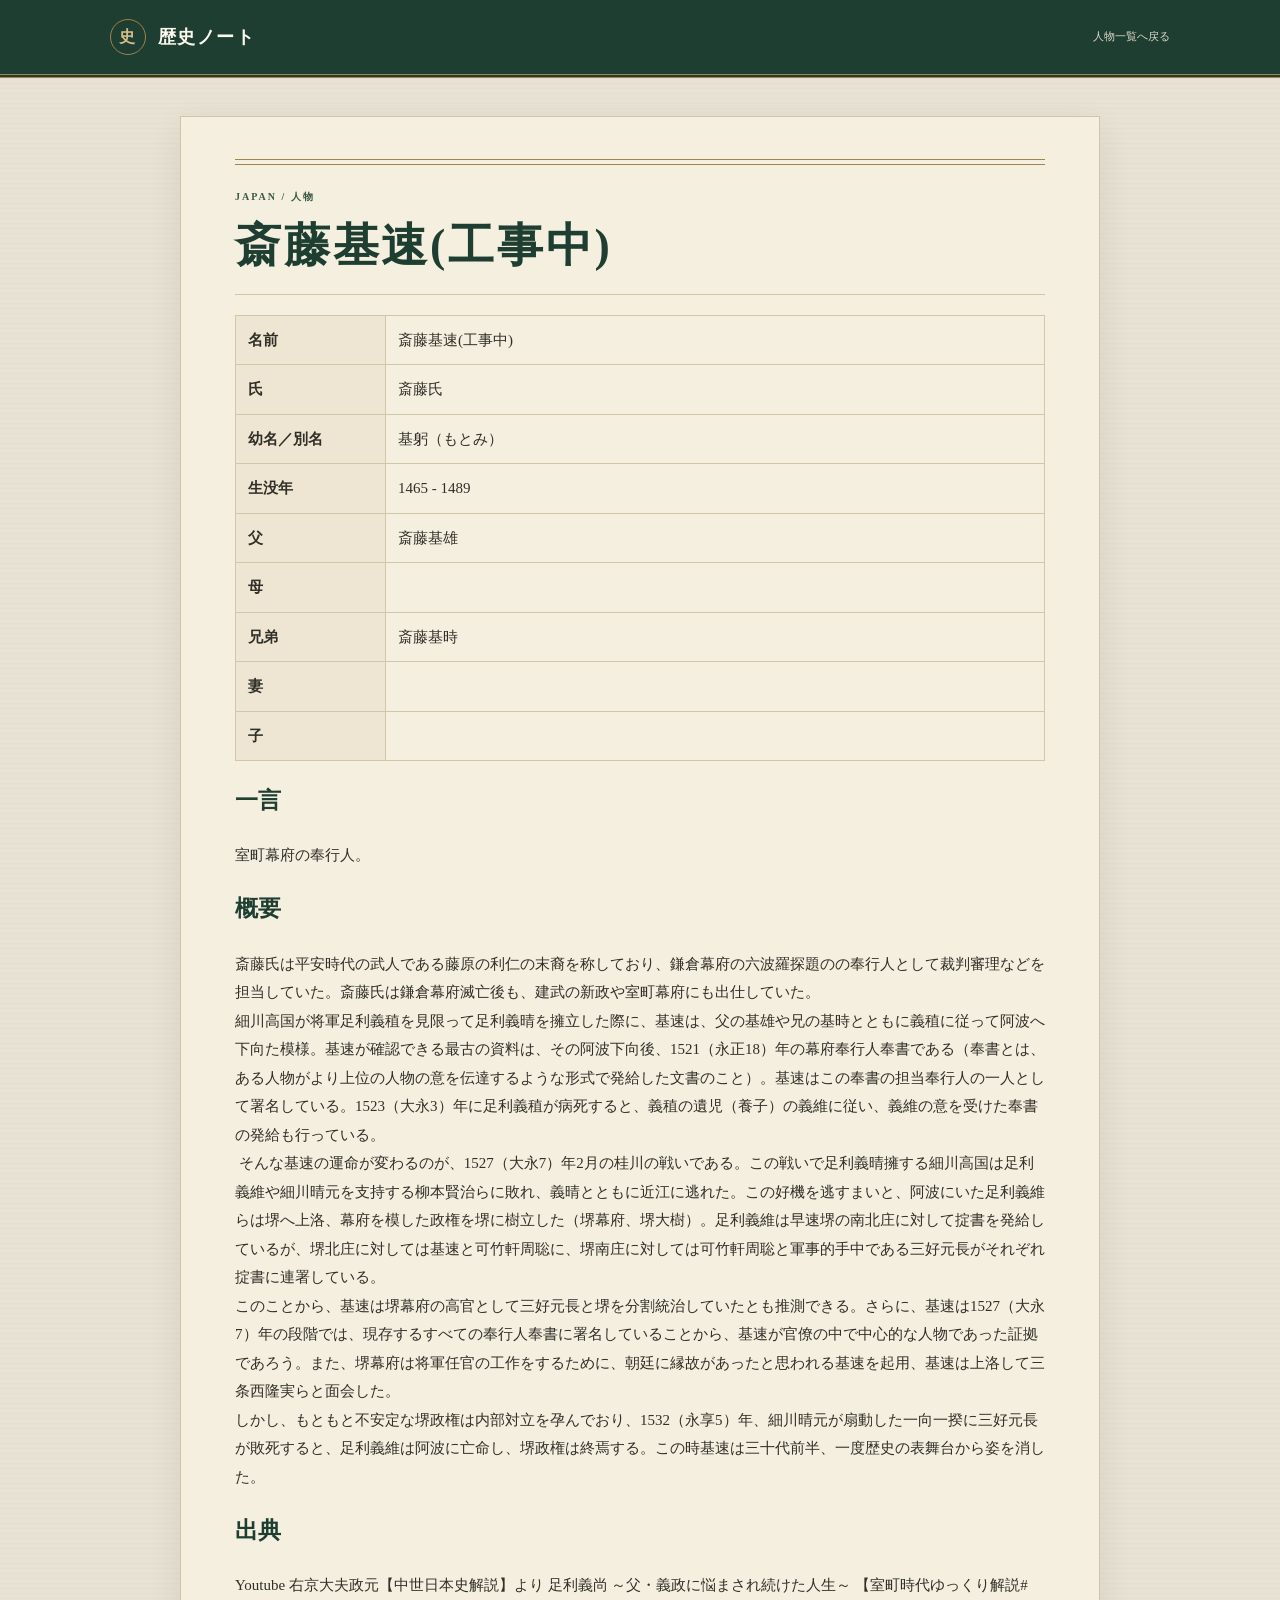
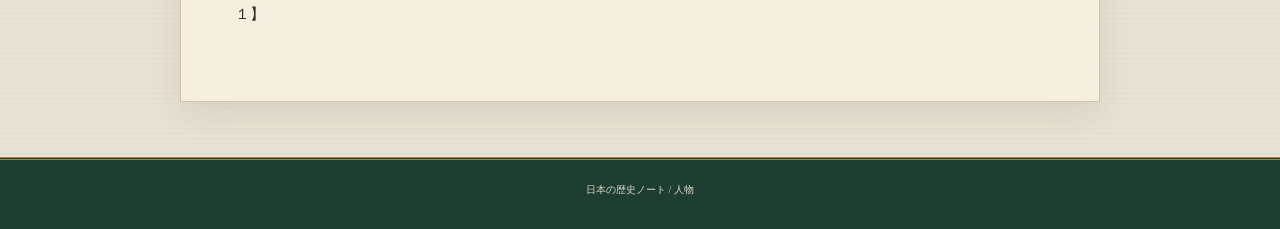
<file: japan/person/saitou_motohaya.html>
<!doctype html>
<html lang="ja">
<head>
  <meta charset="utf-8">
  <meta name="viewport" content="width=device-width, initial-scale=1">
  <title>斎藤基速(工事中) | 人物</title>
  <link rel="stylesheet" href="../../history.css">
</head>
<body>
  <header class="site-header">
    <a class="brand" href="index.html">歴史ノート</a>
    <nav class="site-nav" aria-label="ページ">
      <a href="index.html">人物一覧へ戻る</a>
    </nav>
  </header>
  <main class="page-wrap page-wrap-narrow">
    <p class="eyebrow">JAPAN / 人物</p>
    <h1>斎藤基速(工事中)</h1>
    <table class="entry-page-table"><tbody>
    <tr><th>名前</th><td>斎藤基速(工事中)</td></tr>
  
    <tr><th>氏</th><td>斎藤氏</td></tr>
  
    <tr><th>幼名／別名</th><td>基躬（もとみ）</td></tr>
  
    <tr><th>生没年</th><td>1465 - 1489</td></tr>
  
    <tr><th>父</th><td>斎藤基雄</td></tr>
  
    <tr><th>母</th><td></td></tr>
  
    <tr><th>兄弟</th><td>斎藤基時</td></tr>
  
    <tr><th>妻</th><td></td></tr>
  
    <tr><th>子</th><td></td></tr>
  </tbody></table>
    <section>
      <h2>一言</h2>
      <p class="entry-copy">室町幕府の奉行人。</p>
    </section>
    <section>
      <h2>概要</h2>
      <div class="entry-overview"><p class="entry-copy">斎藤氏は平安時代の武人である藤原の利仁の末裔を称しており、鎌倉幕府の六波羅探題のの奉行人として裁判審理などを担当していた。斎藤氏は鎌倉幕府滅亡後も、建武の新政や室町幕府にも出仕していた。
細川高国が将軍足利義稙を見限って足利義晴を擁立した際に、基速は、父の基雄や兄の基時とともに義稙に従って阿波へ下向た模様。基速が確認できる最古の資料は、その阿波下向後、1521（永正18）年の幕府奉行人奉書である（奉書とは、ある人物がより上位の人物の意を伝達するような形式で発給した文書のこと）。基速はこの奉書の担当奉行人の一人として署名している。1523（大永3）年に足利義稙が病死すると、義稙の遺児（養子）の義維に従い、義維の意を受けた奉書の発給も行っている。
 そんな基速の運命が変わるのが、1527（大永7）年2月の桂川の戦いである。この戦いで足利義晴擁する細川高国は足利義維や細川晴元を支持する柳本賢治らに敗れ、義晴とともに近江に逃れた。この好機を逃すまいと、阿波にいた足利義維らは堺へ上洛、幕府を模した政権を堺に樹立した（堺幕府、堺大樹）。足利義維は早速堺の南北庄に対して掟書を発給しているが、堺北庄に対しては基速と可竹軒周聡に、堺南庄に対しては可竹軒周聡と軍事的手中である三好元長がそれぞれ掟書に連署している。
このことから、基速は堺幕府の高官として三好元長と堺を分割統治していたとも推測できる。さらに、基速は1527（大永7）年の段階では、現存するすべての奉行人奉書に署名していることから、基速が官僚の中で中心的な人物であった証拠であろう。また、堺幕府は将軍任官の工作をするために、朝廷に縁故があったと思われる基速を起用、基速は上洛して三条西隆実らと面会した。
しかし、もともと不安定な堺政権は内部対立を孕んでおり、1532（永享5）年、細川晴元が扇動した一向一揆に三好元長が敗死すると、足利義維は阿波に亡命し、堺政権は終焉する。この時基速は三十代前半、一度歴史の表舞台から姿を消した。</p></div>
    </section>
    <section>
      <h2>出典</h2>
      <p class="entry-copy">Youtube 右京大夫政元【中世日本史解説】より 足利義尚 ～父・義政に悩まされ続けた人生～ 【室町時代ゆっくり解説#１】</p>
    </section>
  </main>
  <footer class="site-footer">日本の歴史ノート / 人物</footer>
</body>
</html>
</file>
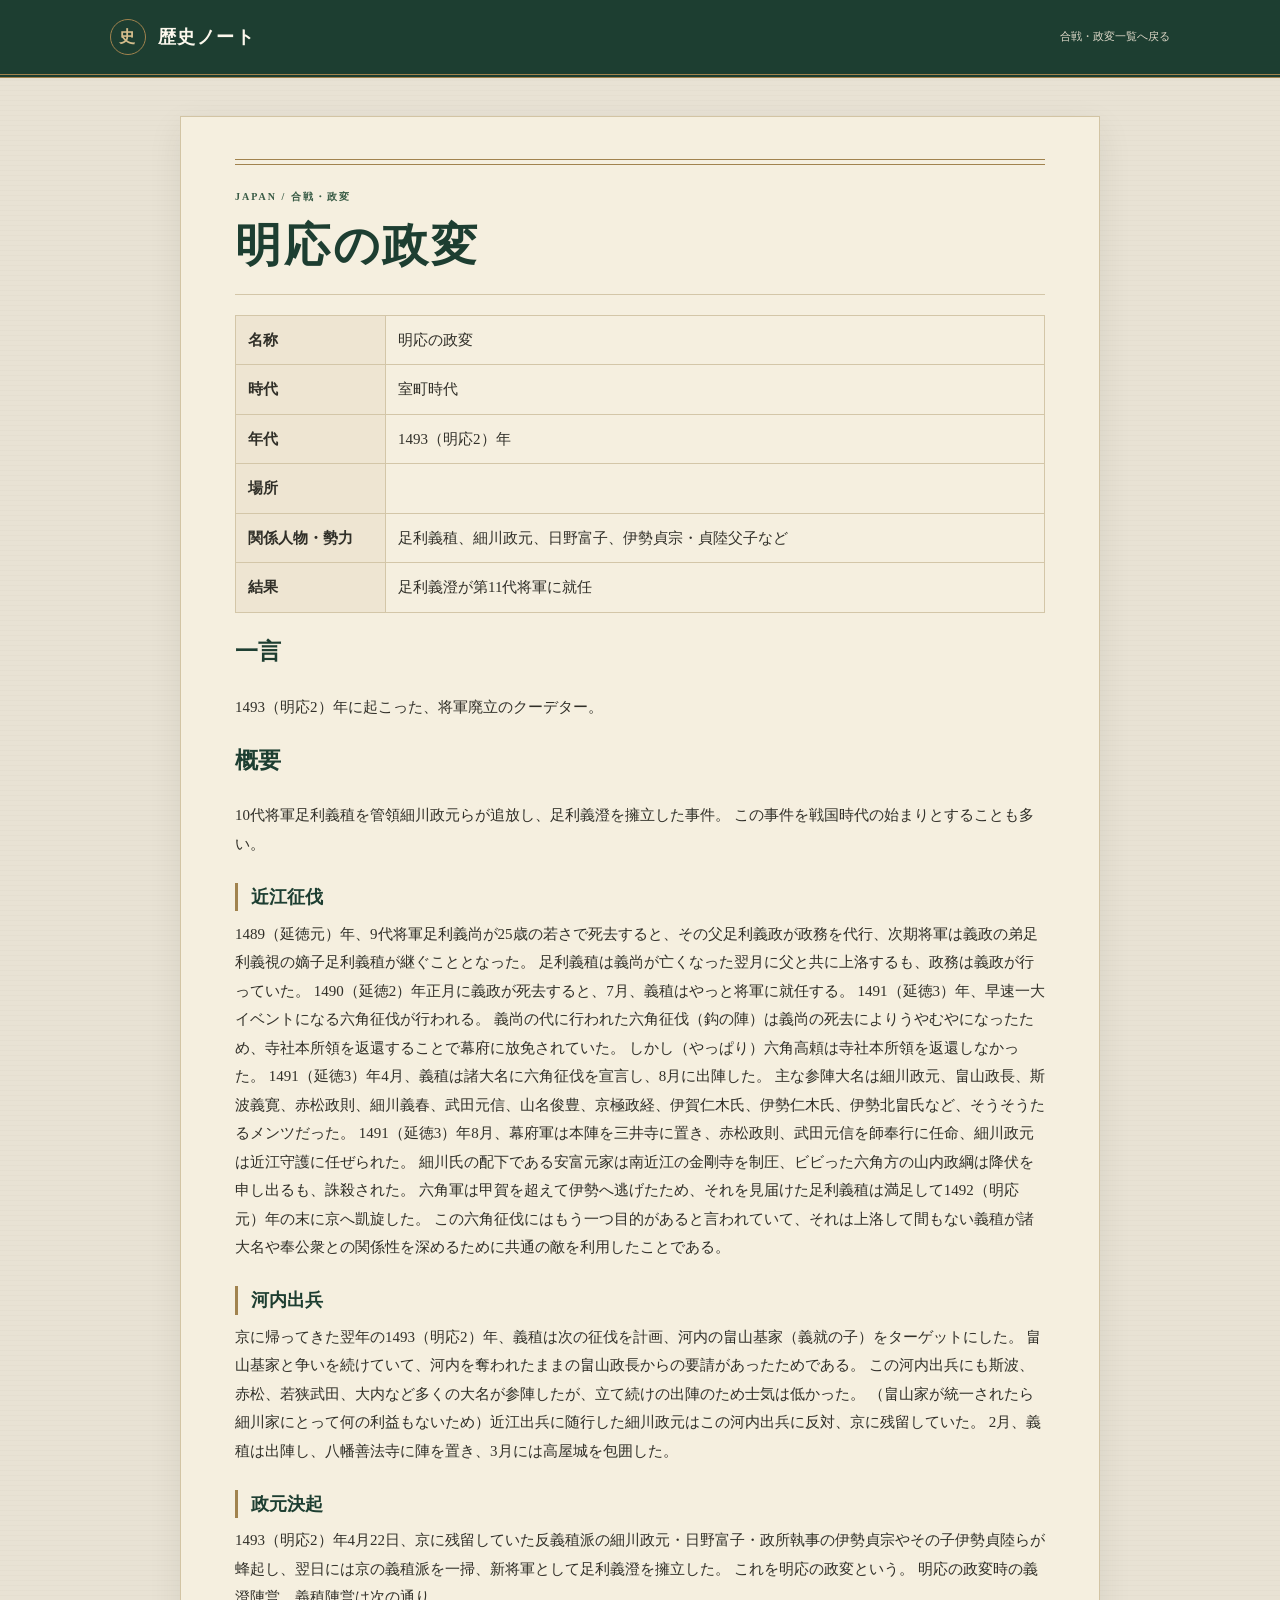
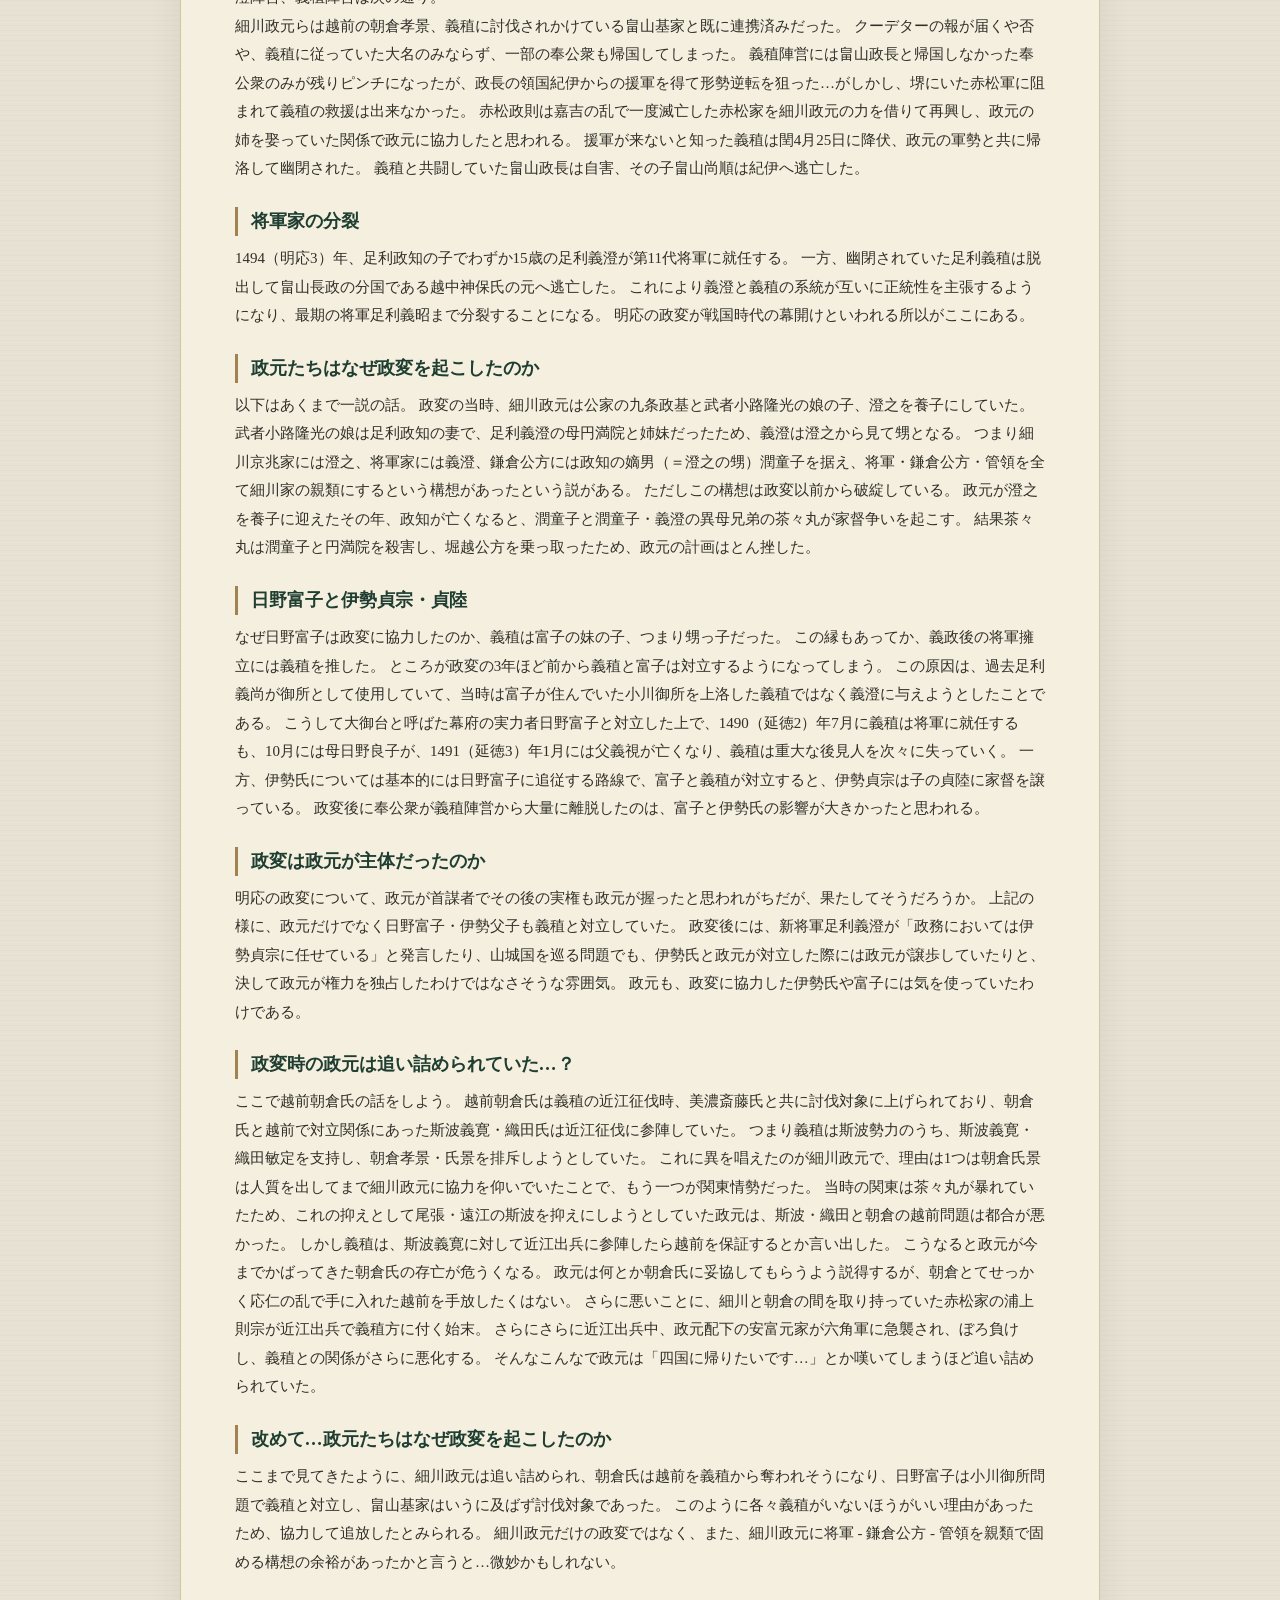
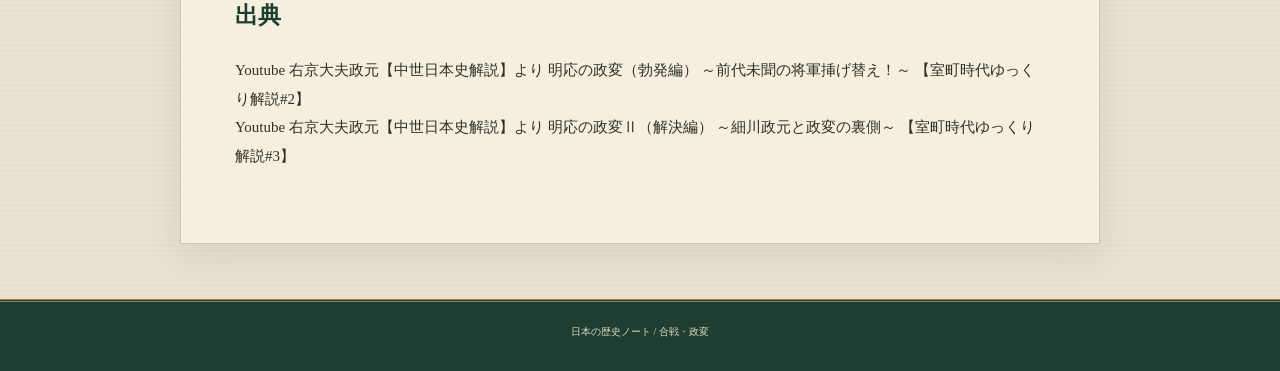
<file: japan/war/mieou_no_seihen.html>
<!doctype html>
<html lang="ja">
<head>
  <meta charset="utf-8">
  <meta name="viewport" content="width=device-width, initial-scale=1">
  <title>明応の政変 | 合戦・政変</title>
  <link rel="stylesheet" href="../../history.css">
</head>
<body>
  <header class="site-header">
    <a class="brand" href="index.html">歴史ノート</a>
    <nav class="site-nav" aria-label="ページ">
      <a href="index.html">合戦・政変一覧へ戻る</a>
    </nav>
  </header>
  <main class="page-wrap page-wrap-narrow">
    <p class="eyebrow">JAPAN / 合戦・政変</p>
    <h1>明応の政変</h1>
    <table class="entry-page-table"><tbody>
    <tr><th>名称</th><td>明応の政変</td></tr>
  
    <tr><th>時代</th><td>室町時代</td></tr>
  
    <tr><th>年代</th><td>1493（明応2）年</td></tr>
  
    <tr><th>場所</th><td></td></tr>
  
    <tr><th>関係人物・勢力</th><td>足利義稙、細川政元、日野富子、伊勢貞宗・貞陸父子など</td></tr>
  
    <tr><th>結果</th><td>足利義澄が第11代将軍に就任</td></tr>
  </tbody></table>
    <section>
      <h2>一言</h2>
      <p class="entry-copy">1493（明応2）年に起こった、将軍廃立のクーデター。</p>
    </section>
    <section>
      <h2>概要</h2>
      <div class="entry-overview"><p class="entry-copy">10代将軍足利義稙を管領細川政元らが追放し、足利義澄を擁立した事件。 この事件を戦国時代の始まりとすることも多い。
</p>
<h3 class="overview-heading">近江征伐</h3>
<p class="entry-copy">1489（延徳元）年、9代将軍足利義尚が25歳の若さで死去すると、その父足利義政が政務を代行、次期将軍は義政の弟足利義視の嫡子足利義稙が継ぐこととなった。 足利義稙は義尚が亡くなった翌月に父と共に上洛するも、政務は義政が行っていた。 1490（延徳2）年正月に義政が死去すると、7月、義稙はやっと将軍に就任する。 1491（延徳3）年、早速一大イベントになる六角征伐が行われる。 義尚の代に行われた六角征伐（鈎の陣）は義尚の死去によりうやむやになったため、寺社本所領を返還することで幕府に放免されていた。 しかし（やっぱり）六角高頼は寺社本所領を返還しなかった。 1491（延徳3）年4月、義稙は諸大名に六角征伐を宣言し、8月に出陣した。 主な参陣大名は細川政元、畠山政長、斯波義寛、赤松政則、細川義春、武田元信、山名俊豊、京極政経、伊賀仁木氏、伊勢仁木氏、伊勢北畠氏など、そうそうたるメンツだった。 1491（延徳3）年8月、幕府軍は本陣を三井寺に置き、赤松政則、武田元信を師奉行に任命、細川政元は近江守護に任ぜられた。 細川氏の配下である安富元家は南近江の金剛寺を制圧、ビビった六角方の山内政綱は降伏を申し出るも、誅殺された。 六角軍は甲賀を超えて伊勢へ逃げたため、それを見届けた足利義稙は満足して1492（明応元）年の末に京へ凱旋した。 この六角征伐にはもう一つ目的があると言われていて、それは上洛して間もない義稙が諸大名や奉公衆との関係性を深めるために共通の敵を利用したことである。
</p>
<h3 class="overview-heading">河内出兵</h3>
<p class="entry-copy">京に帰ってきた翌年の1493（明応2）年、義稙は次の征伐を計画、河内の畠山基家（義就の子）をターゲットにした。 畠山基家と争いを続けていて、河内を奪われたままの畠山政長からの要請があったためである。 この河内出兵にも斯波、赤松、若狭武田、大内など多くの大名が参陣したが、立て続けの出陣のため士気は低かった。 （畠山家が統一されたら細川家にとって何の利益もないため）近江出兵に随行した細川政元はこの河内出兵に反対、京に残留していた。 2月、義稙は出陣し、八幡善法寺に陣を置き、3月には高屋城を包囲した。
</p>
<h3 class="overview-heading">政元決起</h3>
<p class="entry-copy">1493（明応2）年4月22日、京に残留していた反義稙派の細川政元・日野富子・政所執事の伊勢貞宗やその子伊勢貞陸らが蜂起し、翌日には京の義稙派を一掃、新将軍として足利義澄を擁立した。 これを明応の政変という。 明応の政変時の義澄陣営、義稙陣営は次の通り。
細川政元らは越前の朝倉孝景、義稙に討伐されかけている畠山基家と既に連携済みだった。 クーデターの報が届くや否や、義稙に従っていた大名のみならず、一部の奉公衆も帰国してしまった。 義稙陣営には畠山政長と帰国しなかった奉公衆のみが残りピンチになったが、政長の領国紀伊からの援軍を得て形勢逆転を狙った…がしかし、堺にいた赤松軍に阻まれて義稙の救援は出来なかった。 赤松政則は嘉吉の乱で一度滅亡した赤松家を細川政元の力を借りて再興し、政元の姉を娶っていた関係で政元に協力したと思われる。 援軍が来ないと知った義稙は閏4月25日に降伏、政元の軍勢と共に帰洛して幽閉された。 義稙と共闘していた畠山政長は自害、その子畠山尚順は紀伊へ逃亡した。
</p>
<h3 class="overview-heading">将軍家の分裂</h3>
<p class="entry-copy">1494（明応3）年、足利政知の子でわずか15歳の足利義澄が第11代将軍に就任する。 一方、幽閉されていた足利義稙は脱出して畠山長政の分国である越中神保氏の元へ逃亡した。 これにより義澄と義稙の系統が互いに正統性を主張するようになり、最期の将軍足利義昭まで分裂することになる。 明応の政変が戦国時代の幕開けといわれる所以がここにある。
</p>
<h3 class="overview-heading">政元たちはなぜ政変を起こしたのか</h3>
<p class="entry-copy">以下はあくまで一説の話。 政変の当時、細川政元は公家の九条政基と武者小路隆光の娘の子、澄之を養子にしていた。 武者小路隆光の娘は足利政知の妻で、足利義澄の母円満院と姉妹だったため、義澄は澄之から見て甥となる。 つまり細川京兆家には澄之、将軍家には義澄、鎌倉公方には政知の嫡男（＝澄之の甥）潤童子を据え、将軍・鎌倉公方・管領を全て細川家の親類にするという構想があったという説がある。 ただしこの構想は政変以前から破綻している。 政元が澄之を養子に迎えたその年、政知が亡くなると、潤童子と潤童子・義澄の異母兄弟の茶々丸が家督争いを起こす。 結果茶々丸は潤童子と円満院を殺害し、堀越公方を乗っ取ったため、政元の計画はとん挫した。
</p>
<h3 class="overview-heading">日野富子と伊勢貞宗・貞陸</h3>
<p class="entry-copy">なぜ日野富子は政変に協力したのか、義稙は富子の妹の子、つまり甥っ子だった。 この縁もあってか、義政後の将軍擁立には義稙を推した。 ところが政変の3年ほど前から義稙と富子は対立するようになってしまう。 この原因は、過去足利義尚が御所として使用していて、当時は富子が住んでいた小川御所を上洛した義稙ではなく義澄に与えようとしたことである。 こうして大御台と呼ばた幕府の実力者日野富子と対立した上で、1490（延徳2）年7月に義稙は将軍に就任するも、10月には母日野良子が、1491（延徳3）年1月には父義視が亡くなり、義稙は重大な後見人を次々に失っていく。 一方、伊勢氏については基本的には日野富子に追従する路線で、富子と義稙が対立すると、伊勢貞宗は子の貞陸に家督を譲っている。 政変後に奉公衆が義稙陣営から大量に離脱したのは、富子と伊勢氏の影響が大きかったと思われる。
</p>
<h3 class="overview-heading">政変は政元が主体だったのか</h3>
<p class="entry-copy">明応の政変について、政元が首謀者でその後の実権も政元が握ったと思われがちだが、果たしてそうだろうか。 上記の様に、政元だけでなく日野富子・伊勢父子も義稙と対立していた。 政変後には、新将軍足利義澄が「政務においては伊勢貞宗に任せている」と発言したり、山城国を巡る問題でも、伊勢氏と政元が対立した際には政元が譲歩していたりと、決して政元が権力を独占したわけではなさそうな雰囲気。 政元も、政変に協力した伊勢氏や富子には気を使っていたわけである。
</p>
<h3 class="overview-heading">政変時の政元は追い詰められていた…？</h3>
<p class="entry-copy">ここで越前朝倉氏の話をしよう。 越前朝倉氏は義稙の近江征伐時、美濃斎藤氏と共に討伐対象に上げられており、朝倉氏と越前で対立関係にあった斯波義寛・織田氏は近江征伐に参陣していた。 つまり義稙は斯波勢力のうち、斯波義寛・織田敏定を支持し、朝倉孝景・氏景を排斥しようとしていた。 これに異を唱えたのが細川政元で、理由は1つは朝倉氏景は人質を出してまで細川政元に協力を仰いでいたことで、もう一つが関東情勢だった。 当時の関東は茶々丸が暴れていたため、これの抑えとして尾張・遠江の斯波を抑えにしようとしていた政元は、斯波・織田と朝倉の越前問題は都合が悪かった。 しかし義稙は、斯波義寛に対して近江出兵に参陣したら越前を保証するとか言い出した。 こうなると政元が今までかばってきた朝倉氏の存亡が危うくなる。 政元は何とか朝倉氏に妥協してもらうよう説得するが、朝倉とてせっかく応仁の乱で手に入れた越前を手放したくはない。 さらに悪いことに、細川と朝倉の間を取り持っていた赤松家の浦上則宗が近江出兵で義稙方に付く始末。 さらにさらに近江出兵中、政元配下の安富元家が六角軍に急襲され、ぼろ負けし、義稙との関係がさらに悪化する。 そんなこんなで政元は「四国に帰りたいです…」とか嘆いてしまうほど追い詰められていた。
</p>
<h3 class="overview-heading">改めて…政元たちはなぜ政変を起こしたのか</h3>
<p class="entry-copy">ここまで見てきたように、細川政元は追い詰められ、朝倉氏は越前を義稙から奪われそうになり、日野富子は小川御所問題で義稙と対立し、畠山基家はいうに及ばず討伐対象であった。 このように各々義稙がいないほうがいい理由があったため、協力して追放したとみられる。 細川政元だけの政変ではなく、また、細川政元に将軍 - 鎌倉公方 - 管領を親類で固める構想の余裕があったかと言うと…微妙かもしれない。</p></div>
    </section>
    <section>
      <h2>出典</h2>
      <p class="entry-copy">Youtube 右京大夫政元【中世日本史解説】より 明応の政変（勃発編） ～前代未聞の将軍挿げ替え！～ 【室町時代ゆっくり解説#2】
Youtube 右京大夫政元【中世日本史解説】より 明応の政変Ⅱ（解決編） ～細川政元と政変の裏側～ 【室町時代ゆっくり解説#3】</p>
    </section>
  </main>
  <footer class="site-footer">日本の歴史ノート / 合戦・政変</footer>
</body>
</html>
</file>
<file: history.css>
:root {
  color-scheme: light;
  --forest: #1d3e31;
  --forest-light: #385b45;
  --moss: #7a8568;
  --bronze: #a1834e;
  --ink: #302f28;
  --muted: #716e61;
  --paper: #f5efdf;
  --paper-light: #fcf8ed;
  --paper-shade: #eee5d2;
  --line: #d3c6a8;
  font-family: "Yu Mincho", "YuMincho", "BIZ UDPMincho", "MS PMincho", serif;
}

* { box-sizing: border-box; }
body {
  margin: 0;
  background-color: #e8e2d4;
  background-image: repeating-linear-gradient(0deg, rgba(91, 77, 52, .025) 0 1px, transparent 1px 5px);
  color: var(--ink);
  font-size: 15px;
  line-height: 1.9;
}
a { color: inherit; text-decoration: none; }
button, input, textarea { font: inherit; }
button:focus-visible, a:focus-visible, input:focus-visible, textarea:focus-visible {
  outline: 3px solid #bd9a5e;
  outline-offset: 3px;
}

.site-header {
  display: flex;
  min-height: 78px;
  align-items: center;
  justify-content: space-between;
  gap: 20px;
  padding: 12px max(28px, calc((100% - 1060px) / 2));
  border-bottom: 4px double var(--bronze);
  background: var(--forest);
  color: var(--paper);
}
.brand {
  display: inline-flex;
  align-items: center;
  gap: 12px;
  color: var(--paper-light);
  font-size: 18px;
  font-weight: 700;
  letter-spacing: .08em;
}
.brand::before {
  display: grid;
  width: 34px;
  height: 34px;
  place-items: center;
  border: 1px solid var(--bronze);
  border-radius: 50%;
  color: #d4bd8c;
  content: "史";
  font-size: 16px;
}
.site-nav { display: flex; flex-wrap: wrap; gap: 7px 21px; }
.site-nav a { padding: 4px 0; border-bottom: 1px solid transparent; color: #ded8c8; font-size: 11px; }
.site-nav a:hover, .text-link { border-bottom-color: var(--bronze); color: #e5cb91; }

.page-wrap {
  position: relative;
  max-width: 1060px;
  margin: 38px auto 55px;
  padding: 42px 54px 58px;
  border: 1px solid #d2c4a4;
  background: var(--paper);
  box-shadow: 0 12px 32px rgba(48, 44, 32, .09);
}
.page-wrap::before {
  display: block;
  height: 4px;
  margin-bottom: 22px;
  border-top: 1px solid var(--bronze);
  border-bottom: 1px solid var(--bronze);
  content: "";
}
.page-wrap-narrow { max-width: 920px; }
.eyebrow, .card-kicker {
  color: var(--forest-light);
  font-size: 10px;
  font-weight: 700;
  letter-spacing: .2em;
}
.eyebrow { margin: 0 0 7px; }
h1 {
  margin: 2px 0 14px;
  padding-bottom: 14px;
  border-bottom: 1px solid var(--line);
  color: var(--forest);
  font-size: clamp(31px, 5vw, 46px);
  font-weight: 600;
  letter-spacing: .06em;
  line-height: 1.45;
}
h2 { color: var(--forest); font-weight: 600; }
.lead { max-width: 690px; margin: 0 0 28px; color: var(--muted); font-size: 13px; }
.history-cards, .category-grid { display: grid; grid-template-columns: repeat(2, minmax(0, 1fr)); gap: 17px; }
.history-card, .category-card {
  position: relative;
  display: block;
  min-height: 166px;
  padding: 23px 26px;
  border: 1px solid var(--line);
  border-top: 3px solid var(--forest-light);
  background: linear-gradient(135deg, var(--paper-light), var(--paper-shade));
  box-shadow: inset 0 0 0 5px rgba(255, 255, 255, .24);
  transition: background-color .18s ease, box-shadow .18s ease;
}
.history-card::after, .category-card::after {
  position: absolute;
  inset: 7px;
  border: 1px solid rgba(161, 131, 78, .22);
  content: "";
  pointer-events: none;
}
.history-card:hover, .category-card:hover {
  background: var(--paper-light);
  box-shadow: inset 0 0 0 5px rgba(255, 255, 255, .38), 0 5px 13px rgba(48, 44, 32, .09);
}
.history-card-muted { border-top-color: var(--bronze); background: #f0eadc; }
.history-card h2, .category-card h2 { margin: 5px 0 5px; font-size: 22px; letter-spacing: .05em; }
.history-card p, .category-card p { margin: 0; color: var(--muted); font-size: 12px; }
.card-kicker { color: var(--bronze); }
.card-arrow { position: absolute; right: 24px; bottom: 17px; color: var(--bronze); font-size: 20px; }
.section-heading { margin: 0 0 16px; color: var(--forest); font-size: 18px; }
.category-grid { grid-template-columns: repeat(3, minmax(0, 1fr)); }
.category-card { min-height: 148px; padding: 22px 19px; border-top-width: 1px; border-left: 4px solid var(--forest-light); }
.category-card h2 { font-size: 18px; }
.notice, .storage-status, .form-help { color: var(--muted); font-size: 11px; }
.notice { margin-top: 22px; padding: 13px 16px; border-left: 3px solid var(--bronze); background: var(--paper-shade); }

.storage-panel, .entry-form, .record-panel {
  margin-top: 21px;
  padding: 20px;
  border: 1px solid var(--line);
  border-radius: 0;
  background: var(--paper-light);
}
.storage-panel {
  display: flex;
  align-items: center;
  justify-content: space-between;
  gap: 14px;
  border-color: var(--forest);
  background: var(--forest);
}
.storage-panel p { margin: 3px 0 0; }
.storage-status { color: #e0ddce; }
.entry-disclosure { margin-top: 21px; border: 1px solid var(--line); background: var(--paper-light); }
.entry-disclosure summary {
  padding: 12px 20px;
  border-left: 4px solid var(--bronze);
  background: var(--paper-shade);
  color: var(--forest);
  cursor: pointer;
  font-size: 13px;
  font-weight: 700;
  letter-spacing: .04em;
}
.entry-disclosure summary::marker { color: var(--bronze); }
.entry-disclosure .entry-form { margin-top: 0; padding: 18px 20px; border: 0; border-top: 1px solid var(--line); background: transparent; }
.primary-button, .secondary-button {
  min-height: 40px;
  padding: 8px 15px;
  border: 1px solid var(--bronze);
  border-radius: 0;
  background: var(--forest);
  color: var(--paper-light);
  cursor: pointer;
  font-size: 12px;
  font-weight: 600;
}
.primary-button:hover { background: var(--forest-light); }
.primary-button:disabled { cursor: wait; opacity: .65; }
.secondary-button { border-color: var(--line); background: var(--paper-light); color: var(--forest); }
.entry-form fieldset { min-width: 0; margin: 0; padding: 0; border: 0; }
.entry-form legend { margin-bottom: 10px; color: var(--forest); font-size: 15px; font-weight: 700; }
.table-scroll { overflow-x: auto; }
.entry-table { width: 100%; border-collapse: collapse; }
.entry-table th, .entry-table td { padding: 8px 10px; border: 1px solid var(--line); text-align: left; vertical-align: middle; }
.entry-table th { width: 155px; background: var(--paper-shade); color: #4b594b; font-size: 11px; font-weight: 600; }
.entry-table input {
  width: 100%;
  min-width: 180px;
  min-height: 36px;
  padding: 6px 9px;
  border: 1px solid #cfc3a7;
  border-radius: 0;
  background: #fffdf7;
  color: var(--ink);
  font-size: 12px;
}
.form-field { display: grid; gap: 5px; margin-top: 16px; }
.form-field label { color: #4b594b; font-size: 11px; font-weight: 600; }
.form-field textarea {
  width: 100%;
  min-height: 85px;
  padding: 9px 11px;
  border: 1px solid #cfc3a7;
  border-radius: 0;
  background: #fffdf7;
  color: var(--ink);
  font-size: 12px;
  line-height: 1.8;
  resize: vertical;
}
.form-field-overview textarea { min-height: 145px; }
.file-name-row { display: grid; grid-template-columns: minmax(0, 1fr) auto; align-items: end; gap: 10px; margin-top: 17px; }
.file-name-row .form-field { margin-top: 0; }
.form-help { margin: 0; }
.form-actions { display: flex; flex-wrap: wrap; gap: 8px; margin-top: 15px; }
.record-panel { background: #f0e9d8; }
.record-panel h2 { margin: 0 0 12px; padding-bottom: 8px; border-bottom: 1px solid var(--bronze); font-size: 16px; }
.record-groups { display: grid; gap: 16px; }
.record-group-heading {
  margin: 0 0 8px;
  padding: 7px 12px;
  border-left: 3px solid var(--bronze);
  background: var(--paper-shade);
  color: var(--forest);
  font-size: 15px;
  font-weight: 600;
}
.record-list { display: grid; gap: 8px; margin: 0; padding: 0; list-style: none; counter-reset: record; }
.record-list li {
  position: relative;
  display: flex;
  align-items: center;
  justify-content: space-between;
  gap: 12px;
  min-height: 60px;
  padding: 10px 14px 10px 52px;
  border-bottom: 1px solid var(--line);
  background: var(--paper-light);
  counter-increment: record;
}
.record-list-content { min-width: 0; flex: 1; }
.record-edit-button { flex: 0 0 auto; }
.record-list li::before {
  position: absolute;
  top: 12px;
  left: 16px;
  color: var(--bronze);
  content: counter(record, decimal-leading-zero);
  font-size: 11px;
  letter-spacing: .08em;
}
.record-list a { color: var(--forest); font-size: 14px; font-weight: 700; text-decoration: underline; text-decoration-color: var(--bronze); text-underline-offset: 4px; }
.record-list p { margin: 3px 0 0; color: var(--muted); font-size: 11px; }
.empty-records { color: var(--muted); font-size: 12px; }
.entry-page-table { width: 100%; margin-top: 20px; border-collapse: collapse; }
.entry-page-table th, .entry-page-table td { padding: 10px 12px; border: 1px solid var(--line); text-align: left; vertical-align: top; white-space: pre-wrap; overflow-wrap: anywhere; }
.entry-page-table th { width: 150px; background: var(--paper-shade); }
.entry-copy { white-space: pre-wrap; overflow-wrap: anywhere; }
.overview-heading {
  margin: 1.35em 0 .45em;
  padding-left: .7em;
  border-left: 3px solid var(--bronze);
  color: var(--forest);
  font-size: 1.2em;
  font-weight: 600;
  line-height: 1.6;
}
.entry-overview > .overview-heading:first-child { margin-top: 0; }
.entry-overview .entry-copy { margin: 0; }
.site-footer {
  padding: 20px 28px 30px;
  border-top: 3px double var(--bronze);
  background: var(--forest);
  color: #ded8c8;
  font-size: 10px;
  text-align: center;
}

@media (max-width: 680px) {
  body { font-size: 17px; }
  .site-header { align-items: flex-start; flex-direction: column; padding: 13px 20px; }
  .site-nav { gap: 7px 13px; }
  .page-wrap { margin: 16px 10px 28px; padding: 24px 16px 32px; }
  .page-wrap::before { margin-bottom: 15px; }
  .history-cards, .category-grid { grid-template-columns: 1fr; }
  .history-card, .category-card { min-height: 138px; }
  .storage-panel { align-items: flex-start; flex-direction: column; }
  .storage-panel .primary-button { width: 100%; }
  .storage-status { overflow-wrap: anywhere; }
  .entry-form, .record-panel { padding: 14px; }
  .entry-disclosure .entry-form { padding: 14px; }
  .entry-disclosure summary { padding: 11px 14px; }
  .record-list li { align-items: flex-start; gap: 8px; padding: 10px 10px 10px 42px; }
  .record-list li::before { left: 10px; }
  .record-edit-button { min-height: 36px; padding: 6px 10px; }
  .entry-table th { width: 115px; padding: 7px; }
  .entry-table td { padding: 6px; }
  .entry-page-table th, .entry-page-table td { padding: 8px; }
  .entry-page-table th { width: 130px; }
  .file-name-row { grid-template-columns: 1fr; }
  .form-actions .primary-button { width: 100%; }
}
</file>
